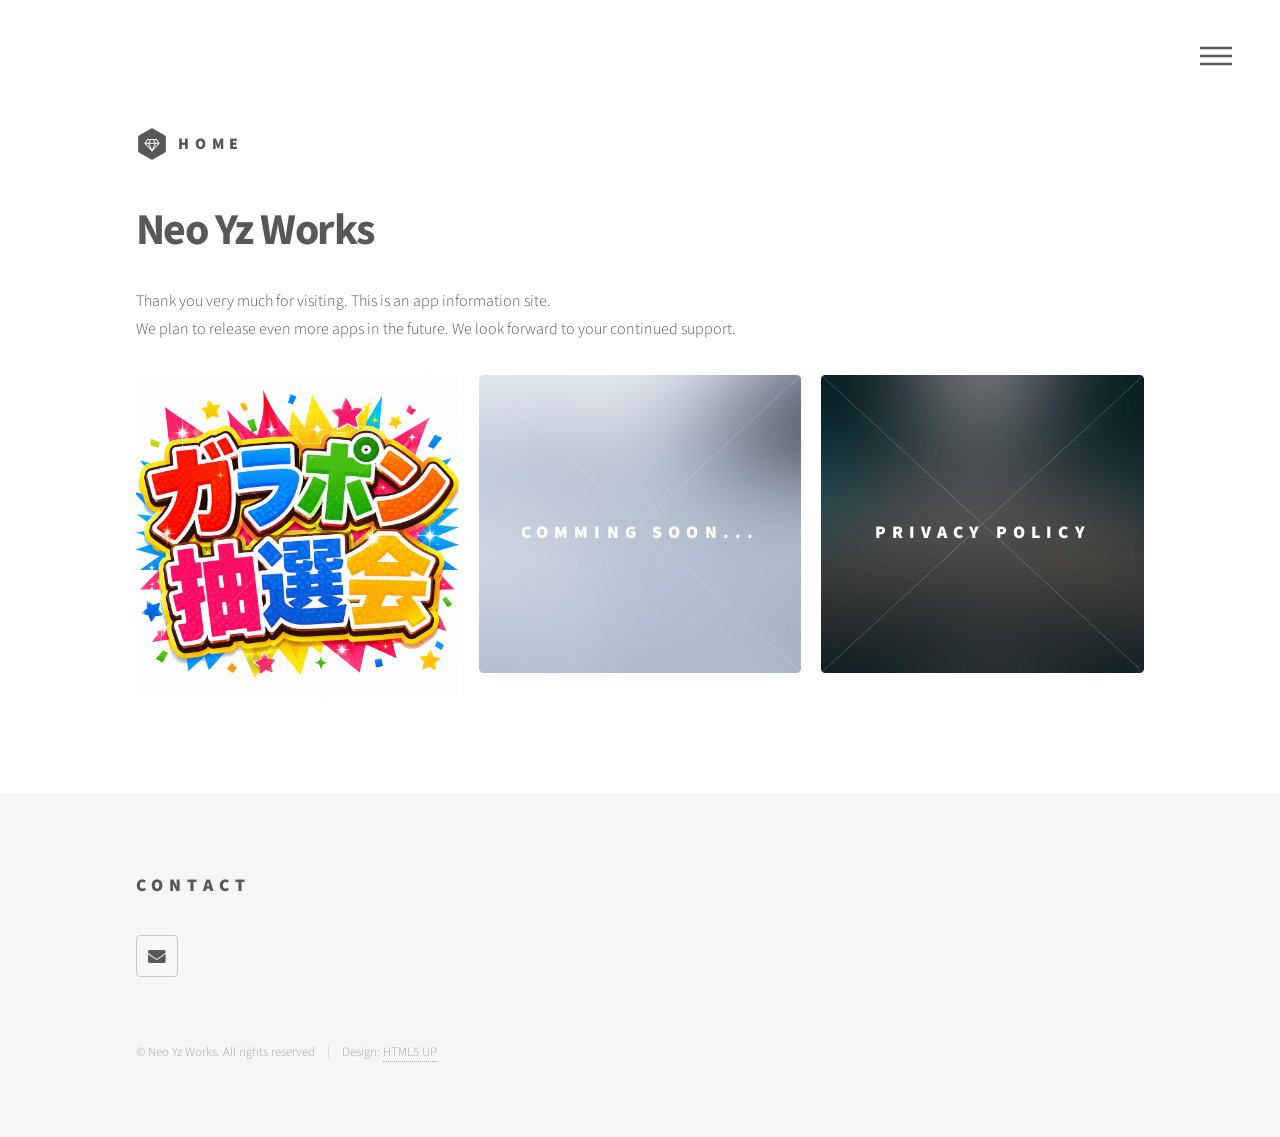
<file: index.html>
<!DOCTYPE HTML>
<html>
	<head>
		<title>Neo Yz Works</title>
		<meta charset="utf-8" />
		<meta name="viewport" content="width=device-width, initial-scale=1, user-scalable=no" />
		<link rel="stylesheet" href="assets/css/main.css" />
		<noscript><link rel="stylesheet" href="assets/css/noscript.css" /></noscript>
	</head>
	<body class="is-preload">
		<!-- Wrapper -->
		<div id="wrapper">
			<!-- Header -->
			<header id="header">
				<div class="inner">
					<!-- Logo -->
					<a href="index.html" class="logo">
						<span class="symbol"><img src="images/logo.svg" alt="" /></span><span class="title">Home</span>
					</a>
					<!-- Nav -->
					<nav>
						<ul>
							<li><a href="#menu">Menu</a></li>
						</ul>
					</nav>
				</div>
			</header>
			<!-- Menu -->
			<nav id="menu">
				<h2>Menu</h2>
				<ul>
					<li><a href="index.html">Home</a></li>
					<li><a href="html/garagara_machine.html">ガラポン抽選会</a></li>
					<li><a href="html/privacy_policy.html">Privacy policy</a></li>
				</ul>
			</nav>
			<!-- Main -->
			<div id="main">
				<div class="inner">
					<header>
						<h1>Neo Yz Works</h1>
						<p>Thank you very much for visiting. This is an app information site.<br>We plan to release even more apps in the future. We look forward to your continued support.</p>
					</header>
					<section class="tiles">
						<article class="">
							<span class="image">
								<img src="images/iconImage.png" alt="" />
							</span>
							<a href="html/garagara_machine.html">
								<!-- <h2>ガラポン抽選会</h2>
								<div class="content">
									<p>イベント、展示会、店舗キャンペーン、社内レクリエーションなど、さまざまなシーンで活用できます。賞品名や当選本数を自由に設定できるため、用途に合わせたオリジナル抽選会を簡単に作成可能です。手軽に盛り上がる抽選イベントを実現したい方におすすめのアプリです。</p>
								</div> -->
							</a>
						</article>
						<article class="">
							<span class="image">
								<img src="images/pic05.jpg" alt="" />
							</span>
							<a href="#">
								<h2>Comming Soon...</h2>
								<div class="content">
									<p>Please wait a moment.</p>
								</div>
							</a>
						</article>
						<article class="">
							<span class="image">
								<img src="images/pic03.jpg" alt="" />
							</span>
							<a href="html/privacy_policy.html">
								<h2>Privacy policy</h2>
								<div class="content">
									
								</div>
							</a>
						</article>
					</section>
				</div>
			</div>
			<!-- Footer -->
			<footer id="footer">
				<div class="inner">
					<section>
						<h2>Contact</h2>
						<ul class="icons">
							<!-- <li><a href="#" class="icon brands style2 fa-twitter"><span class="label">Twitter</span></a></li> -->
							<!-- <li><a href="#" class="icon brands style2 fa-facebook-f"><span class="label">Facebook</span></a></li> -->
							<!-- <li><a href="#" class="icon brands style2 fa-instagram"><span class="label">Instagram</span></a></li> -->
							<!-- <li><a href="#" class="icon brands style2 fa-dribbble"><span class="label">Dribbble</span></a></li> -->
							<!-- <li><a href="#" class="icon brands style2 fa-github"><span class="label">GitHub</span></a></li> -->
							<!-- <li><a href="#" class="icon brands style2 fa-500px"><span class="label">500px</span></a></li> -->
							<!-- <li><a href="#" class="icon solid style2 fa-phone"><span class="label">Phone</span></a></li> -->
							<li><a href="mailto:neoyzworks@gmail.com" class="icon solid style2 fa-envelope"><span class="label">Email</span></a></li>
						</ul>
					</section>
					<ul class="copyright">
						<li>&copy; Neo Yz Works. All rights reserved</li><li>Design: <a href="http://html5up.net">HTML5 UP</a></li>
					</ul>
				</div>
			</footer>
		</div>
		<!-- Scripts -->
		<script src="assets/js/jquery.min.js"></script>
		<script src="assets/js/browser.min.js"></script>
		<script src="assets/js/breakpoints.min.js"></script>
		<script src="assets/js/util.js"></script>
		<script src="assets/js/main.js"></script>
	</body>
</html>
</file>
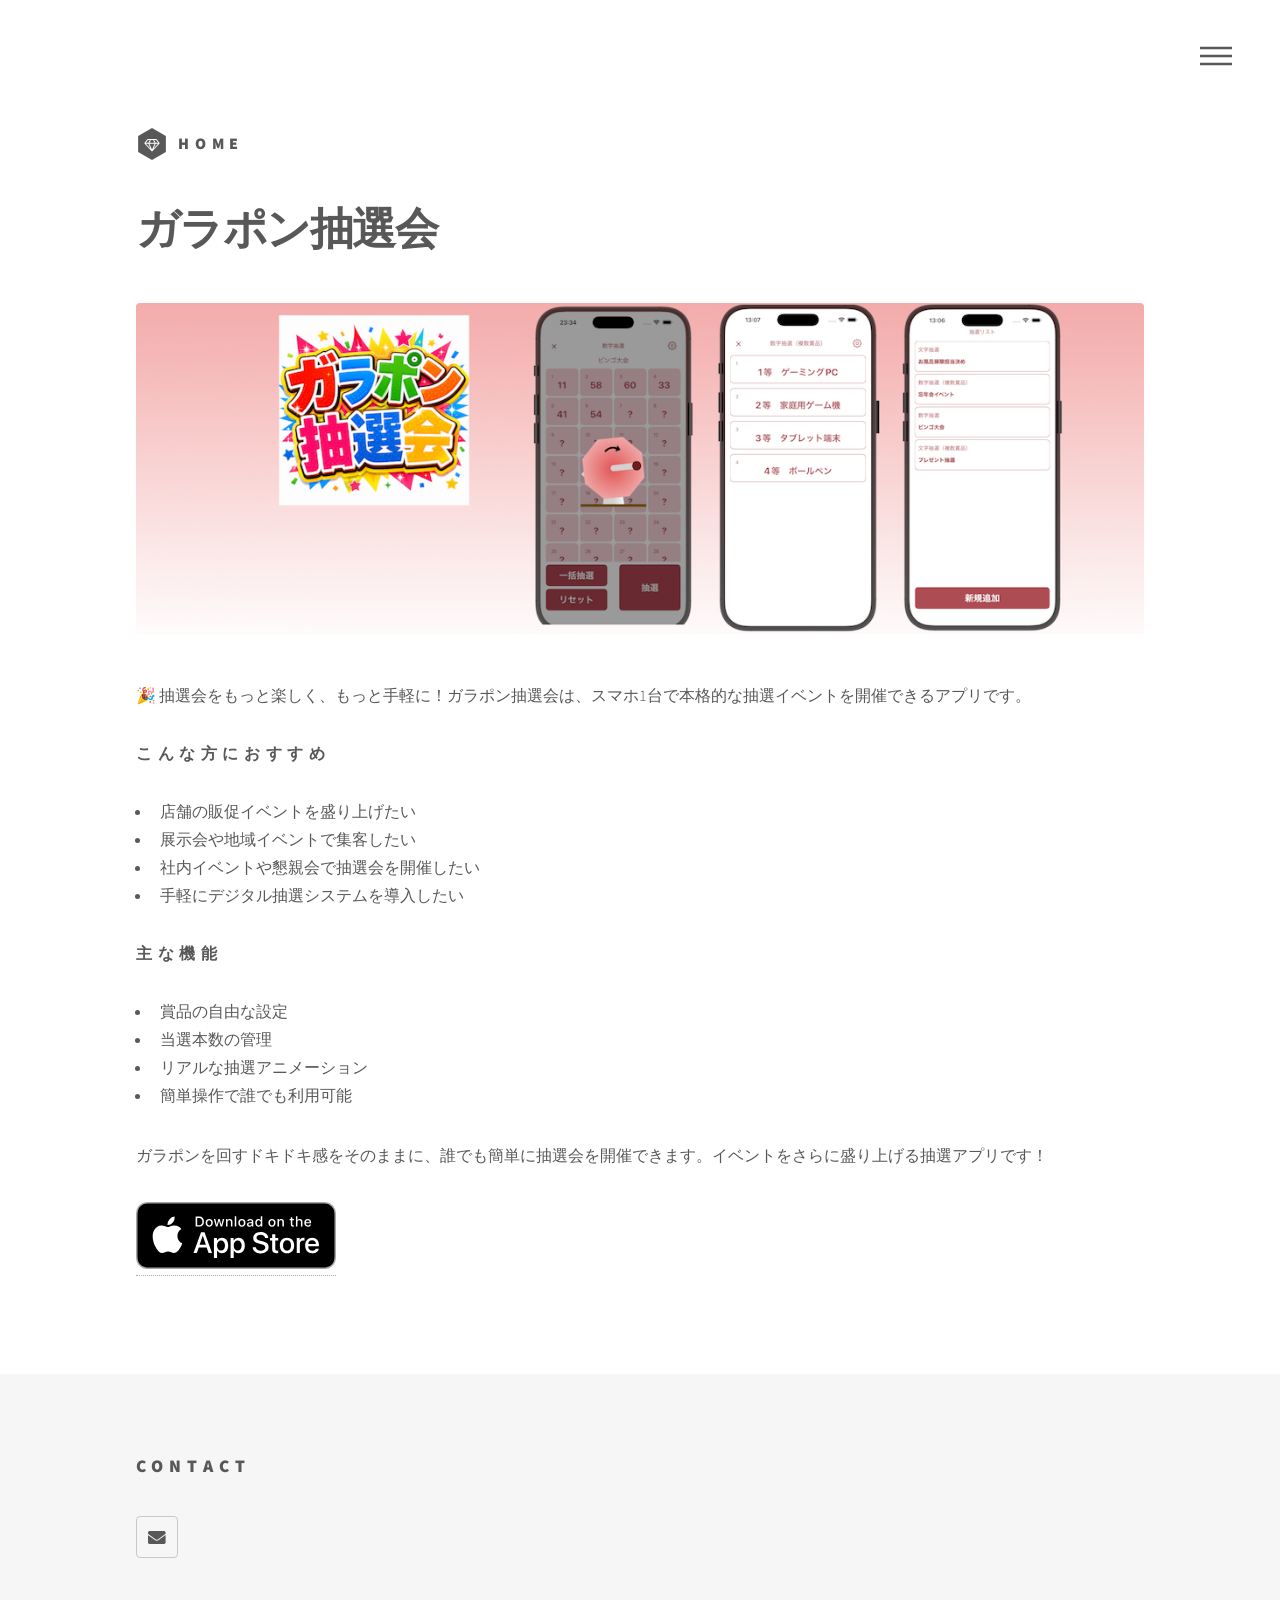
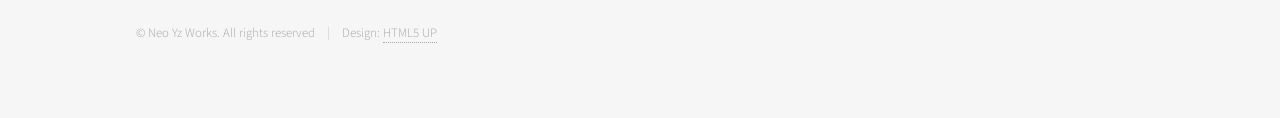
<file: html/garagara_machine.html>
<!DOCTYPE HTML>
<html>
	<head>
		<title>Neo Yz Works</title>
		<meta charset="utf-8" />
		<meta name="viewport" content="width=device-width, initial-scale=1, user-scalable=no" />
		<link rel="stylesheet" href="../assets/css/main.css" />
		<link rel="stylesheet" href="../assets/css/common.css" />
		<noscript><link rel="stylesheet" href="../assets/css/noscript.css" /></noscript>
	</head>
	<body class="is-preload">
		<!-- Wrapper -->
		<div id="wrapper">
			<!-- Header -->
			<header id="header">
				<div class="inner">
					<!-- Logo -->
					<a href="../index.html" class="logo">
						<span class="symbol"><img src="../images/logo.svg" alt="" /></span><span class="title">Home</span>
					</a>
					<!-- Nav -->
					<nav>
						<ul>
							<li><a href="#menu">Menu</a></li>
						</ul>
					</nav>
				</div>
			</header>
			<!-- Menu -->
			<nav id="menu">
				<h2>Menu</h2>
				<ul>
					<li><a href="../index.html">Home</a></li>
					<li><a href="garagara_machine.html">ガラポン抽選会</a></li>
					<li><a href="privacy_policy.html">Privacy policy</a></li>
				</ul>
			</nav>
			<!-- Main -->
			<div id="main">
				<div class="inner">
					<h1>ガラポン抽選会</h1>
					<span class="image main"><img src="../images/header.png" alt="" /></span>
					<p>🎉 抽選会をもっと楽しく、もっと手軽に！ガラポン抽選会は、スマホ1台で本格的な抽選イベントを開催できるアプリです。</p>
					<h3>こんな方におすすめ</h3>
					<ul>
						<li>店舗の販促イベントを盛り上げたい</li>
						<li>展示会や地域イベントで集客したい</li>
						<li>社内イベントや懇親会で抽選会を開催したい</li>
						<li>手軽にデジタル抽選システムを導入したい</li>
					</ul>
					<h3>主な機能</h3>
					<ul>
						<li>賞品の自由な設定</li>
						<li>当選本数の管理</li>
						<li>リアルな抽選アニメーション</li>
						<li>簡単操作で誰でも利用可能</li>
					</ul>
					<p>ガラポンを回すドキドキ感をそのままに、誰でも簡単に抽選会を開催できます。イベントをさらに盛り上げる抽選アプリです！</p>
					<a href="https://apps.apple.com/jp/app/ガラポン抽選会/id6780737810">
						<img src="../images/Download_on_the_App_Store_Badge_US-UK_RGB_blk_092917.svg" class="svg-image">
					</a>
				</div>
			</div>
			<!-- Footer -->
			<footer id="footer">
				<div class="inner">
					<section>
						<h2>Contact</h2>
						<ul class="icons">
							<!-- <li><a href="#" class="icon brands style2 fa-twitter"><span class="label">Twitter</span></a></li> -->
							<!-- <li><a href="#" class="icon brands style2 fa-facebook-f"><span class="label">Facebook</span></a></li> -->
							<!-- <li><a href="#" class="icon brands style2 fa-instagram"><span class="label">Instagram</span></a></li> -->
							<!-- <li><a href="#" class="icon brands style2 fa-dribbble"><span class="label">Dribbble</span></a></li> -->
							<!-- <li><a href="#" class="icon brands style2 fa-github"><span class="label">GitHub</span></a></li> -->
							<!-- <li><a href="#" class="icon brands style2 fa-500px"><span class="label">500px</span></a></li> -->
							<!-- <li><a href="#" class="icon solid style2 fa-phone"><span class="label">Phone</span></a></li> -->
							<li><a href="mailto:neoyzworks@gmail.com" class="icon solid style2 fa-envelope"><span class="label">Email</span></a></li>
						</ul>
					</section>
					<ul class="copyright">
						<li>&copy; Neo Yz Works. All rights reserved</li><li>Design: <a href="http://html5up.net">HTML5 UP</a></li>
					</ul>
				</div>
			</footer>
		</div>
		<!-- Scripts -->
		<script src="../assets/js/jquery.min.js"></script>
		<script src="../assets/js/browser.min.js"></script>
		<script src="../assets/js/breakpoints.min.js"></script>
		<script src="../assets/js/util.js"></script>
		<script src="../assets/js/main.js"></script>
	</body>
</html>
</file>
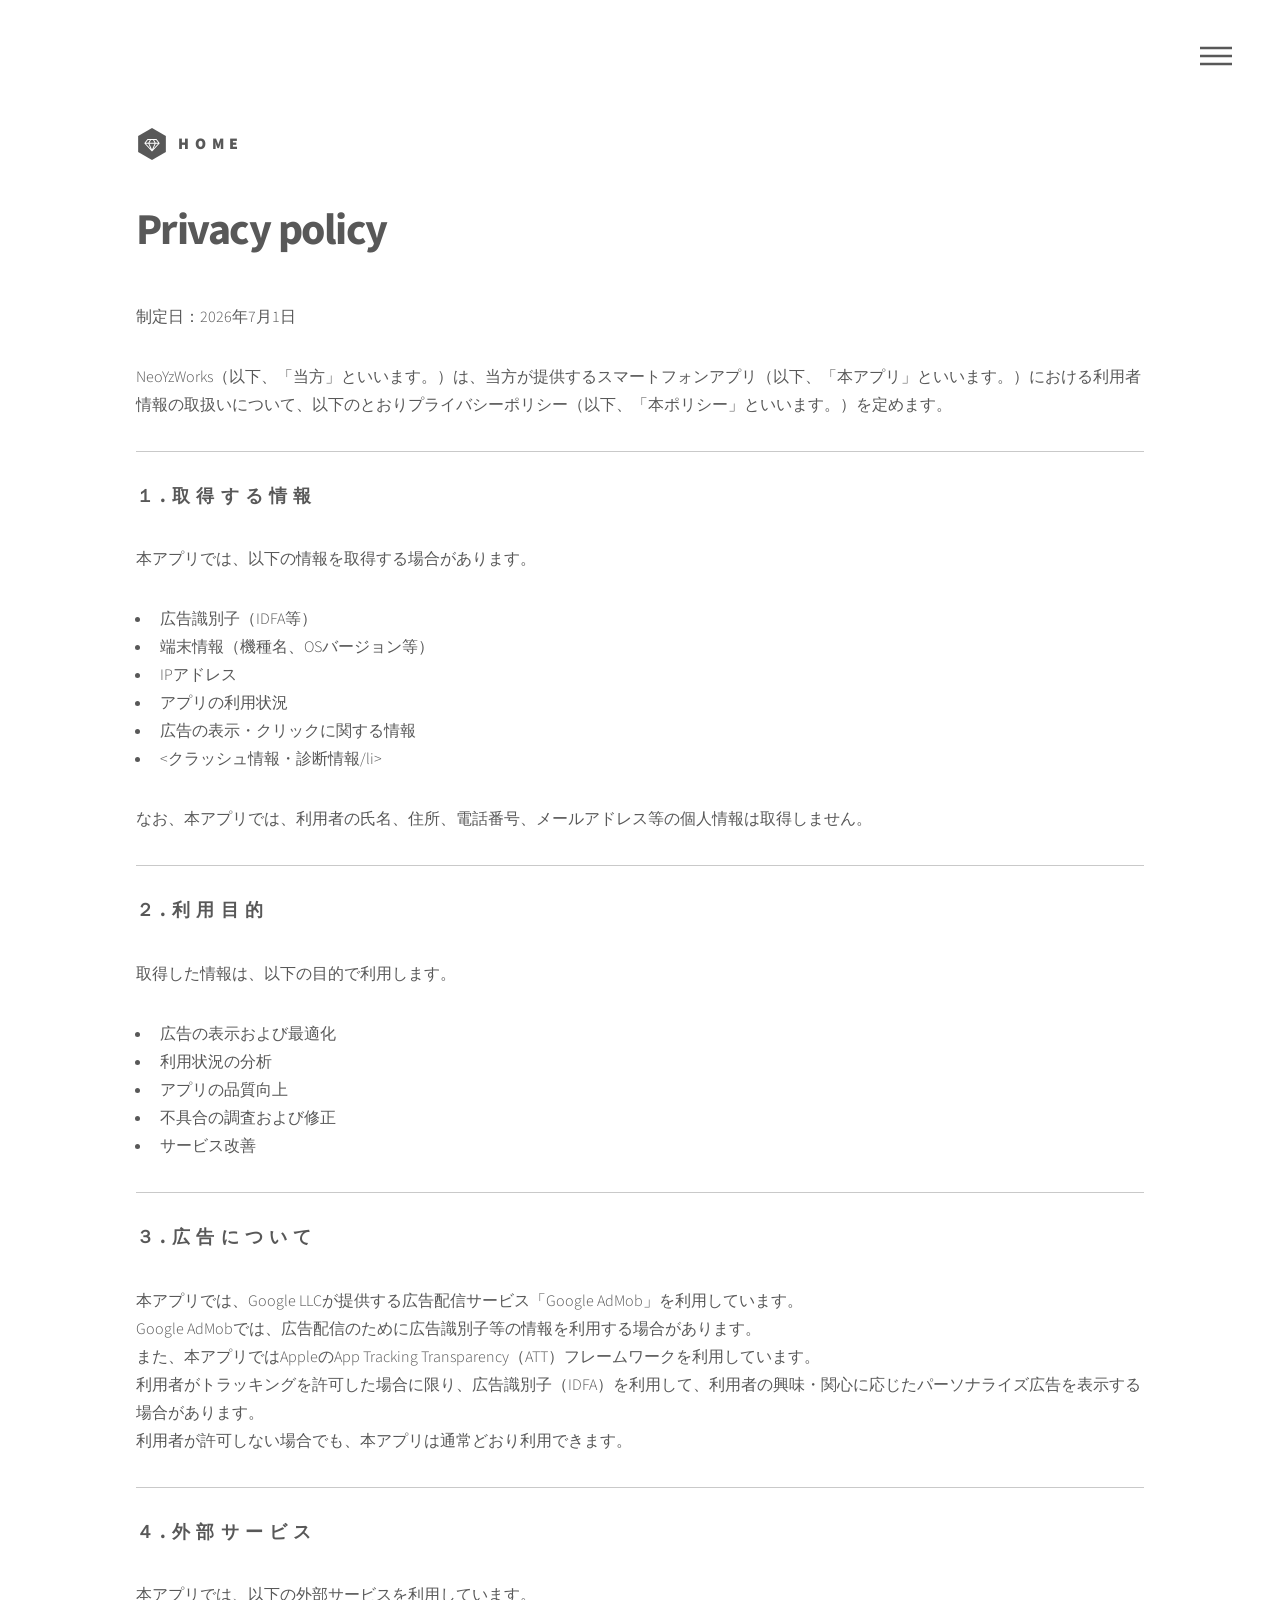
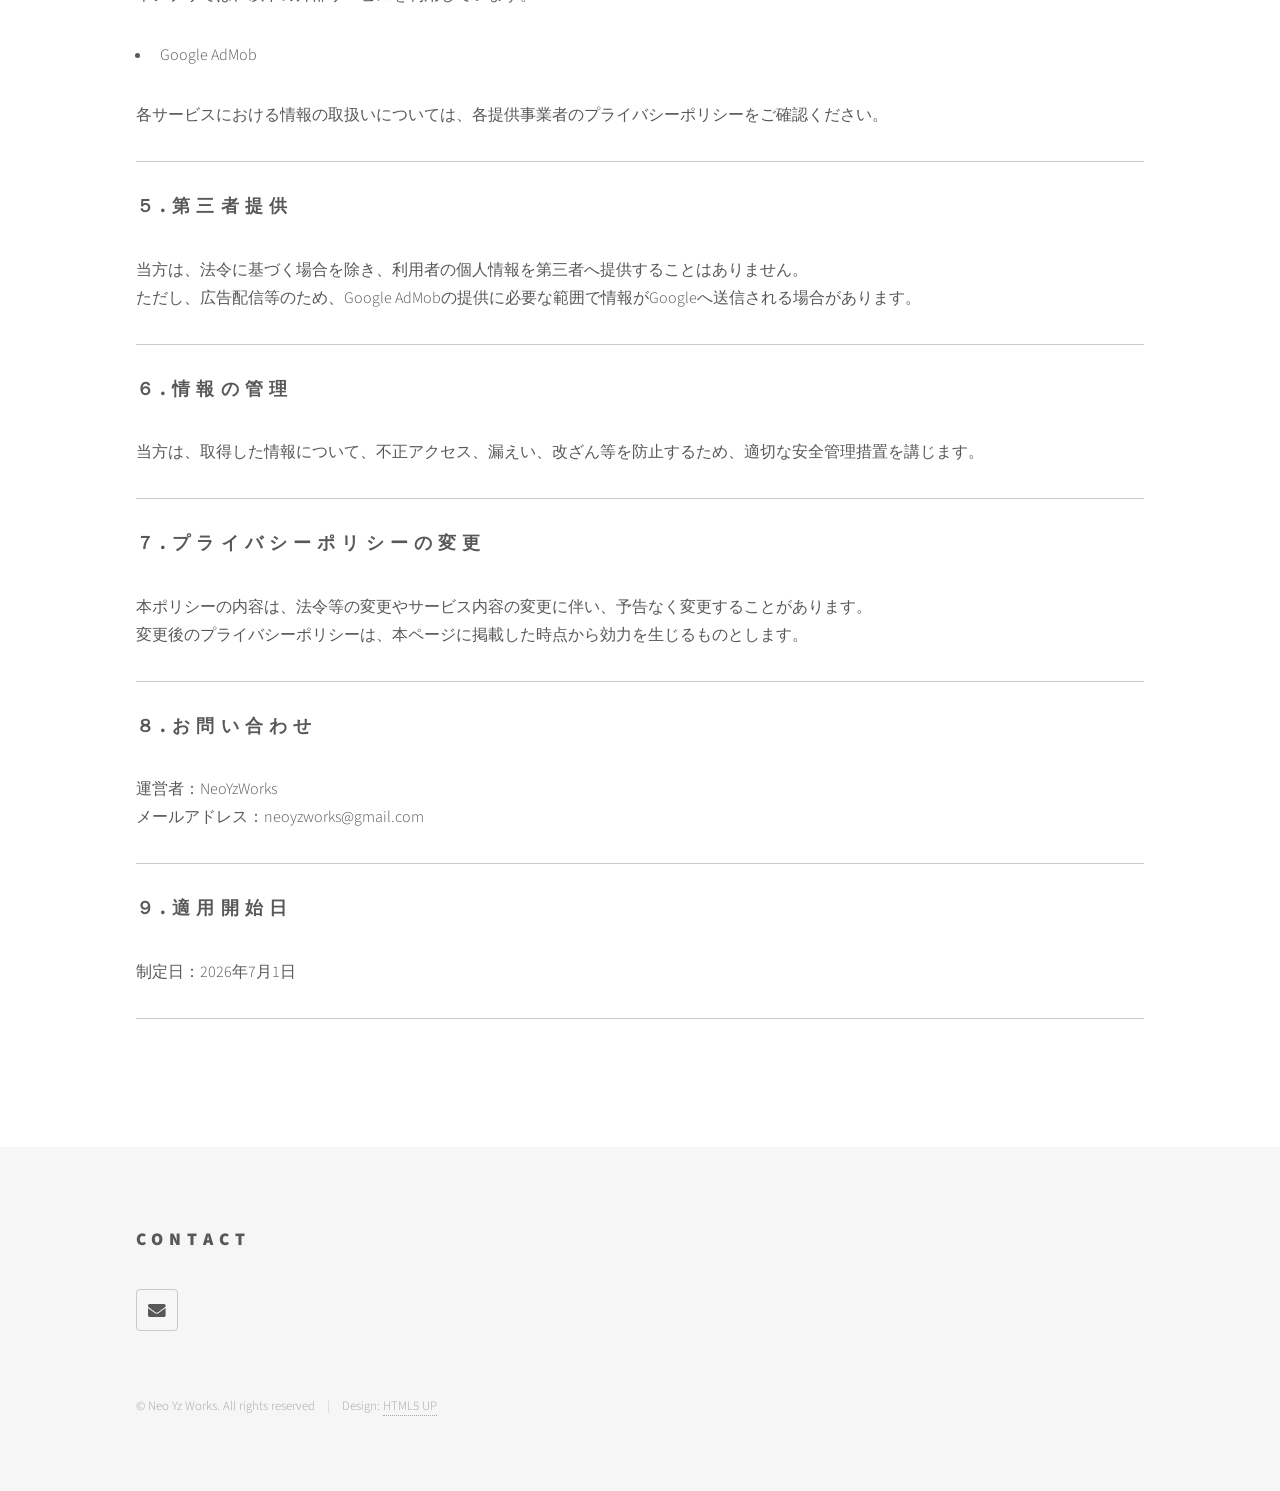
<file: html/privacy_policy.html>
<!DOCTYPE HTML>
<html>
	<head>
		<title>Neo Yz Works</title>
		<meta charset="utf-8" />
		<meta name="viewport" content="width=device-width, initial-scale=1, user-scalable=no" />
		<link rel="stylesheet" href="../assets/css/main.css" />
		<noscript><link rel="stylesheet" href="../assets/css/noscript.css" /></noscript>
	</head>
	<body class="is-preload">
		<!-- Wrapper -->
		<div id="wrapper">
			<!-- Header -->
			<header id="header">
				<div class="inner">
					<!-- Logo -->
					<a href="../index.html" class="logo">
						<span class="symbol"><img src="../images/logo.svg" alt="" /></span><span class="title">Home</span>
					</a>
					<!-- Nav -->
					<nav>
						<ul>
							<li><a href="#menu">Menu</a></li>
						</ul>
					</nav>
				</div>
			</header>
			<!-- Menu -->
			<nav id="menu">
				<h2>Menu</h2>
				<ul>
					<li><a href="../index.html">Home</a></li>
					<li><a href="garagara_machine.html">ガラポン抽選会</a></li>
					<li><a href="privacy_policy.html">Privacy policy</a></li>
				</ul>
			</nav>
			<!-- Main -->
			<div id="main">
				<div class="inner">
					<h1>Privacy policy</h1>
					<section>
						<p>制定日：2026年7月1日</p>
						<p>NeoYzWorks（以下、「当方」といいます。）は、当方が提供するスマートフォンアプリ（以下、「本アプリ」といいます。）における利用者情報の取扱いについて、以下のとおりプライバシーポリシー（以下、「本ポリシー」といいます。）を定めます。</p>
						<hr />
					</section>
					<section>
						<h2>１.取得する情報</h2>
						<p>本アプリでは、以下の情報を取得する場合があります。</p>
						<ul>
							<li>広告識別子（IDFA等）</li>
							<li>端末情報（機種名、OSバージョン等）</li>
							<li>IPアドレス</li>
							<li>アプリの利用状況</li>
							<li>広告の表示・クリックに関する情報</li>
							<li><クラッシュ情報・診断情報/li>
						</ul>
						<p>なお、本アプリでは、利用者の氏名、住所、電話番号、メールアドレス等の個人情報は取得しません。</p>
						<hr />
					</section>
					<section>
						<h2>２.利用目的</h2>
						<p>取得した情報は、以下の目的で利用します。</p>
						<ul>
							<li>広告の表示および最適化</li>
							<li>利用状況の分析</li>
							<li>アプリの品質向上</li>
							<li>不具合の調査および修正</li>
							<li>サービス改善</li>
						</ul>
						<hr />
					</section>
					<section>
						<h2>３.広告について</h2>
						<p>本アプリでは、Google LLCが提供する広告配信サービス「Google AdMob」を利用しています。<br>
							Google AdMobでは、広告配信のために広告識別子等の情報を利用する場合があります。<br>
							また、本アプリではAppleのApp Tracking Transparency（ATT）フレームワークを利用しています。<br>
							利用者がトラッキングを許可した場合に限り、広告識別子（IDFA）を利用して、利用者の興味・関心に応じたパーソナライズ広告を表示する場合があります。<br>
							利用者が許可しない場合でも、本アプリは通常どおり利用できます。
						</p>
						<hr />
					</section>
					<section>
						<h2>４.外部サービス</h2>
						<p>本アプリでは、以下の外部サービスを利用しています。</p>
						<ul>
							<li>Google AdMob</li>
						</ul>
						<p>各サービスにおける情報の取扱いについては、各提供事業者のプライバシーポリシーをご確認ください。</p>
						<hr />
					</section>
					<section>
						<h2>５.第三者提供</h2>
						<p>当方は、法令に基づく場合を除き、利用者の個人情報を第三者へ提供することはありません。<br>
							ただし、広告配信等のため、Google AdMobの提供に必要な範囲で情報がGoogleへ送信される場合があります。
						</p>
						<hr />
					</section>
					<section>
						<h2>６.情報の管理</h2>
						<p>当方は、取得した情報について、不正アクセス、漏えい、改ざん等を防止するため、適切な安全管理措置を講じます。</p>
						<hr />
					</section>
					<section>
						<h2>７.プライバシーポリシーの変更</h2>
						<p>本ポリシーの内容は、法令等の変更やサービス内容の変更に伴い、予告なく変更することがあります。<br>
							変更後のプライバシーポリシーは、本ページに掲載した時点から効力を生じるものとします。
						</p>
						<hr />
					</section>
					<section>
						<h2>８.お問い合わせ</h2>
						<p>運営者：NeoYzWorks<br>
							メールアドレス：neoyzworks@gmail.com
						</p>
						<hr />
					</section>
					<section>
						<h2>９.適用開始日</h2>
						<p>制定日：2026年7月1日</p>
						<hr />
					</section>
				</div>
			</div>
			<!-- Footer -->
			<footer id="footer">
				<div class="inner">
					<section>
						<h2>Contact</h2>
						<ul class="icons">
							<!-- <li><a href="#" class="icon brands style2 fa-twitter"><span class="label">Twitter</span></a></li> -->
							<!-- <li><a href="#" class="icon brands style2 fa-facebook-f"><span class="label">Facebook</span></a></li> -->
							<!-- <li><a href="#" class="icon brands style2 fa-instagram"><span class="label">Instagram</span></a></li> -->
							<!-- <li><a href="#" class="icon brands style2 fa-dribbble"><span class="label">Dribbble</span></a></li> -->
							<!-- <li><a href="#" class="icon brands style2 fa-github"><span class="label">GitHub</span></a></li> -->
							<!-- <li><a href="#" class="icon brands style2 fa-500px"><span class="label">500px</span></a></li> -->
							<!-- <li><a href="#" class="icon solid style2 fa-phone"><span class="label">Phone</span></a></li> -->
							<li><a href="mailto:neoyzworks@gmail.com" class="icon solid style2 fa-envelope"><span class="label">Email</span></a></li>
						</ul>
					</section>
					<ul class="copyright">
						<li>&copy; Neo Yz Works. All rights reserved</li><li>Design: <a href="http://html5up.net">HTML5 UP</a></li>
					</ul>
				</div>
			</footer>
		</div>
		<!-- Scripts -->
		<script src="../assets/js/jquery.min.js"></script>
		<script src="../assets/js/browser.min.js"></script>
		<script src="../assets/js/breakpoints.min.js"></script>
		<script src="../assets/js/util.js"></script>
		<script src="../assets/js/main.js"></script>
	</body>
</html>
</file>
<file: assets/css/noscript.css>
/*
	Phantom by HTML5 UP
	html5up.net | @ajlkn
	Free for personal and commercial use under the CCA 3.0 license (html5up.net/license)
*/

/* Tiles */

	body.is-preload .tiles article {
		-moz-transform: none;
		-webkit-transform: none;
		-ms-transform: none;
		transform: none;
		opacity: 1;
	}
</file>
<file: assets/css/common.css>
.svg-image {
    width: 100%;
    max-width: 200px;
    height: auto;
}
</file>
<file: assets/css/main.css>
@import url(fontawesome-all.min.css);
@import url("https://fonts.googleapis.com/css?family=Source+Sans+Pro:300,700,900");

/*
	Phantom by HTML5 UP
	html5up.net | @ajlkn
	Free for personal and commercial use under the CCA 3.0 license (html5up.net/license)
*/

html, body, div, span, applet, object,
iframe, h1, h2, h3, h4, h5, h6, p, blockquote,
pre, a, abbr, acronym, address, big, cite,
code, del, dfn, em, img, ins, kbd, q, s, samp,
small, strike, strong, sub, sup, tt, var, b,
u, i, center, dl, dt, dd, ol, ul, li, fieldset,
form, label, legend, table, caption, tbody,
tfoot, thead, tr, th, td, article, aside,
canvas, details, embed, figure, figcaption,
footer, header, hgroup, menu, nav, output, ruby,
section, summary, time, mark, audio, video {
	margin: 0;
	padding: 0;
	border: 0;
	font-size: 100%;
	font: inherit;
	vertical-align: baseline;}

article, aside, details, figcaption, figure,
footer, header, hgroup, menu, nav, section {
	display: block;}

body {
	line-height: 1;
}

ol, ul {
	list-style: none;
}

blockquote, q {
	quotes: none;
}

	blockquote:before, blockquote:after, q:before, q:after {
		content: '';
		content: none;
	}

table {
	border-collapse: collapse;
	border-spacing: 0;
}

body {
	-webkit-text-size-adjust: none;
}

mark {
	background-color: transparent;
	color: inherit;
}

input::-moz-focus-inner {
	border: 0;
	padding: 0;
}

input, select, textarea {
	-moz-appearance: none;
	-webkit-appearance: none;
	-ms-appearance: none;
	appearance: none;
}

/* Basic */

	@-ms-viewport {
		width: device-width;
	}

	body {
		-ms-overflow-style: scrollbar;
	}

	@media screen and (max-width: 480px) {

		html, body {
			min-width: 320px;
		}

	}

	html {
		box-sizing: border-box;
	}

	*, *:before, *:after {
		box-sizing: inherit;
	}

	body {
		background: #ffffff;
	}

		body.is-preload *, body.is-preload *:before, body.is-preload *:after {
			-moz-animation: none !important;
			-webkit-animation: none !important;
			-ms-animation: none !important;
			animation: none !important;
			-moz-transition: none !important;
			-webkit-transition: none !important;
			-ms-transition: none !important;
			transition: none !important;
		}

/* Type */

	body, input, select, textarea {
		color: #585858;
		font-family: "Source Sans Pro", Helvetica, sans-serif;
		font-size: 16pt;
		font-weight: 300;
		line-height: 1.75;
	}

		@media screen and (max-width: 1680px) {

			body, input, select, textarea {
				font-size: 14pt;
			}

		}

		@media screen and (max-width: 1280px) {

			body, input, select, textarea {
				font-size: 12pt;
			}

		}

	a {
		-moz-transition: border-bottom-color 0.2s ease, color 0.2s ease;
		-webkit-transition: border-bottom-color 0.2s ease, color 0.2s ease;
		-ms-transition: border-bottom-color 0.2s ease, color 0.2s ease;
		transition: border-bottom-color 0.2s ease, color 0.2s ease;
		text-decoration: none;
		color: #585858;
		border-bottom: dotted 1px rgba(88, 88, 88, 0.5);
	}

		a:hover {
			border-bottom-color: transparent;
			color: #f2849e !important;
		}

	strong, b {
		font-weight: 900;
	}

	em, i {
		font-style: italic;
	}

	p {
		margin: 0 0 2em 0;
	}

	h1 {
		font-size: 2.75em;
		font-weight: 700;
		line-height: 1.3;
		margin: 0 0 1em 0;
		letter-spacing: -0.035em;
	}

		h1 a {
			color: inherit;
		}

		@media screen and (max-width: 736px) {

			h1 {
				font-size: 2em;
				margin: 0 0 1em 0;
			}

		}

		@media screen and (max-width: 360px) {

			h1 {
				font-size: 1.75em;
			}

		}

	h2, h3, h4, h5, h6 {
		font-weight: 900;
		line-height: 1.5;
		margin: 0 0 2em 0;
		text-transform: uppercase;
		letter-spacing: 0.35em;
	}

		h2 a, h3 a, h4 a, h5 a, h6 a {
			color: inherit;
		}

	h2 {
		font-size: 1.1em;
	}

	h3 {
		font-size: 1em;
	}

	h4 {
		font-size: 0.8em;
	}

	h5 {
		font-size: 0.8em;
	}

	h6 {
		font-size: 0.8em;
	}

	@media screen and (max-width: 980px) {

		h1 br, h2 br, h3 br, h4 br, h5 br, h6 br {
			display: none;
		}

	}

	@media screen and (max-width: 736px) {

		h2 {
			font-size: 1em;
		}

		h3 {
			font-size: 0.8em;
		}

	}

	sub {
		font-size: 0.8em;
		position: relative;
		top: 0.5em;
	}

	sup {
		font-size: 0.8em;
		position: relative;
		top: -0.5em;
	}

	blockquote {
		border-left: solid 4px #c9c9c9;
		font-style: italic;
		margin: 0 0 2em 0;
		padding: 0.5em 0 0.5em 2em;
	}

	code {
		background: rgba(144, 144, 144, 0.075);
		border-radius: 4px;
		border: solid 1px #c9c9c9;
		font-family: "Courier New", monospace;
		font-size: 0.9em;
		margin: 0 0.25em;
		padding: 0.25em 0.65em;
	}

	pre {
		-webkit-overflow-scrolling: touch;
		font-family: "Courier New", monospace;
		font-size: 0.9em;
		margin: 0 0 2em 0;
	}

		pre code {
			display: block;
			line-height: 1.75;
			padding: 1em 1.5em;
			overflow-x: auto;
		}

	hr {
		border: 0;
		border-bottom: solid 1px #c9c9c9;
		margin: 2em 0;
	}

		hr.major {
			margin: 3em 0;
		}

	.align-left {
		text-align: left;
	}

	.align-center {
		text-align: center;
	}

	.align-right {
		text-align: right;
	}

/* Row */

	.row {
		display: flex;
		flex-wrap: wrap;
		box-sizing: border-box;
		align-items: stretch;
	}

		.row > * {
			box-sizing: border-box;
		}

		.row.gtr-uniform > * > :last-child {
			margin-bottom: 0;
		}

		.row.aln-left {
			justify-content: flex-start;
		}

		.row.aln-center {
			justify-content: center;
		}

		.row.aln-right {
			justify-content: flex-end;
		}

		.row.aln-top {
			align-items: flex-start;
		}

		.row.aln-middle {
			align-items: center;
		}

		.row.aln-bottom {
			align-items: flex-end;
		}

		.row > .imp {
			order: -1;
		}

		.row > .col-1 {
			width: 8.33333%;
		}

		.row > .off-1 {
			margin-left: 8.33333%;
		}

		.row > .col-2 {
			width: 16.66667%;
		}

		.row > .off-2 {
			margin-left: 16.66667%;
		}

		.row > .col-3 {
			width: 25%;
		}

		.row > .off-3 {
			margin-left: 25%;
		}

		.row > .col-4 {
			width: 33.33333%;
		}

		.row > .off-4 {
			margin-left: 33.33333%;
		}

		.row > .col-5 {
			width: 41.66667%;
		}

		.row > .off-5 {
			margin-left: 41.66667%;
		}

		.row > .col-6 {
			width: 50%;
		}

		.row > .off-6 {
			margin-left: 50%;
		}

		.row > .col-7 {
			width: 58.33333%;
		}

		.row > .off-7 {
			margin-left: 58.33333%;
		}

		.row > .col-8 {
			width: 66.66667%;
		}

		.row > .off-8 {
			margin-left: 66.66667%;
		}

		.row > .col-9 {
			width: 75%;
		}

		.row > .off-9 {
			margin-left: 75%;
		}

		.row > .col-10 {
			width: 83.33333%;
		}

		.row > .off-10 {
			margin-left: 83.33333%;
		}

		.row > .col-11 {
			width: 91.66667%;
		}

		.row > .off-11 {
			margin-left: 91.66667%;
		}

		.row > .col-12 {
			width: 100%;
		}

		.row > .off-12 {
			margin-left: 100%;
		}

		.row.gtr-0 {
			margin-top: 0;
			margin-left: 0em;
		}

			.row.gtr-0 > * {
				padding: 0 0 0 0em;
			}

			.row.gtr-0.gtr-uniform {
				margin-top: 0em;
			}

				.row.gtr-0.gtr-uniform > * {
					padding-top: 0em;
				}

		.row.gtr-25 {
			margin-top: 0;
			margin-left: -0.5em;
		}

			.row.gtr-25 > * {
				padding: 0 0 0 0.5em;
			}

			.row.gtr-25.gtr-uniform {
				margin-top: -0.5em;
			}

				.row.gtr-25.gtr-uniform > * {
					padding-top: 0.5em;
				}

		.row.gtr-50 {
			margin-top: 0;
			margin-left: -1em;
		}

			.row.gtr-50 > * {
				padding: 0 0 0 1em;
			}

			.row.gtr-50.gtr-uniform {
				margin-top: -1em;
			}

				.row.gtr-50.gtr-uniform > * {
					padding-top: 1em;
				}

		.row {
			margin-top: 0;
			margin-left: -2em;
		}

			.row > * {
				padding: 0 0 0 2em;
			}

			.row.gtr-uniform {
				margin-top: -2em;
			}

				.row.gtr-uniform > * {
					padding-top: 2em;
				}

		.row.gtr-150 {
			margin-top: 0;
			margin-left: -3em;
		}

			.row.gtr-150 > * {
				padding: 0 0 0 3em;
			}

			.row.gtr-150.gtr-uniform {
				margin-top: -3em;
			}

				.row.gtr-150.gtr-uniform > * {
					padding-top: 3em;
				}

		.row.gtr-200 {
			margin-top: 0;
			margin-left: -4em;
		}

			.row.gtr-200 > * {
				padding: 0 0 0 4em;
			}

			.row.gtr-200.gtr-uniform {
				margin-top: -4em;
			}

				.row.gtr-200.gtr-uniform > * {
					padding-top: 4em;
				}

		@media screen and (max-width: 1680px) {

			.row {
				display: flex;
				flex-wrap: wrap;
				box-sizing: border-box;
				align-items: stretch;
			}

				.row > * {
					box-sizing: border-box;
				}

				.row.gtr-uniform > * > :last-child {
					margin-bottom: 0;
				}

				.row.aln-left {
					justify-content: flex-start;
				}

				.row.aln-center {
					justify-content: center;
				}

				.row.aln-right {
					justify-content: flex-end;
				}

				.row.aln-top {
					align-items: flex-start;
				}

				.row.aln-middle {
					align-items: center;
				}

				.row.aln-bottom {
					align-items: flex-end;
				}

				.row > .imp-xlarge {
					order: -1;
				}

				.row > .col-1-xlarge {
					width: 8.33333%;
				}

				.row > .off-1-xlarge {
					margin-left: 8.33333%;
				}

				.row > .col-2-xlarge {
					width: 16.66667%;
				}

				.row > .off-2-xlarge {
					margin-left: 16.66667%;
				}

				.row > .col-3-xlarge {
					width: 25%;
				}

				.row > .off-3-xlarge {
					margin-left: 25%;
				}

				.row > .col-4-xlarge {
					width: 33.33333%;
				}

				.row > .off-4-xlarge {
					margin-left: 33.33333%;
				}

				.row > .col-5-xlarge {
					width: 41.66667%;
				}

				.row > .off-5-xlarge {
					margin-left: 41.66667%;
				}

				.row > .col-6-xlarge {
					width: 50%;
				}

				.row > .off-6-xlarge {
					margin-left: 50%;
				}

				.row > .col-7-xlarge {
					width: 58.33333%;
				}

				.row > .off-7-xlarge {
					margin-left: 58.33333%;
				}

				.row > .col-8-xlarge {
					width: 66.66667%;
				}

				.row > .off-8-xlarge {
					margin-left: 66.66667%;
				}

				.row > .col-9-xlarge {
					width: 75%;
				}

				.row > .off-9-xlarge {
					margin-left: 75%;
				}

				.row > .col-10-xlarge {
					width: 83.33333%;
				}

				.row > .off-10-xlarge {
					margin-left: 83.33333%;
				}

				.row > .col-11-xlarge {
					width: 91.66667%;
				}

				.row > .off-11-xlarge {
					margin-left: 91.66667%;
				}

				.row > .col-12-xlarge {
					width: 100%;
				}

				.row > .off-12-xlarge {
					margin-left: 100%;
				}

				.row.gtr-0 {
					margin-top: 0;
					margin-left: 0em;
				}

					.row.gtr-0 > * {
						padding: 0 0 0 0em;
					}

					.row.gtr-0.gtr-uniform {
						margin-top: 0em;
					}

						.row.gtr-0.gtr-uniform > * {
							padding-top: 0em;
						}

				.row.gtr-25 {
					margin-top: 0;
					margin-left: -0.5em;
				}

					.row.gtr-25 > * {
						padding: 0 0 0 0.5em;
					}

					.row.gtr-25.gtr-uniform {
						margin-top: -0.5em;
					}

						.row.gtr-25.gtr-uniform > * {
							padding-top: 0.5em;
						}

				.row.gtr-50 {
					margin-top: 0;
					margin-left: -1em;
				}

					.row.gtr-50 > * {
						padding: 0 0 0 1em;
					}

					.row.gtr-50.gtr-uniform {
						margin-top: -1em;
					}

						.row.gtr-50.gtr-uniform > * {
							padding-top: 1em;
						}

				.row {
					margin-top: 0;
					margin-left: -2em;
				}

					.row > * {
						padding: 0 0 0 2em;
					}

					.row.gtr-uniform {
						margin-top: -2em;
					}

						.row.gtr-uniform > * {
							padding-top: 2em;
						}

				.row.gtr-150 {
					margin-top: 0;
					margin-left: -3em;
				}

					.row.gtr-150 > * {
						padding: 0 0 0 3em;
					}

					.row.gtr-150.gtr-uniform {
						margin-top: -3em;
					}

						.row.gtr-150.gtr-uniform > * {
							padding-top: 3em;
						}

				.row.gtr-200 {
					margin-top: 0;
					margin-left: -4em;
				}

					.row.gtr-200 > * {
						padding: 0 0 0 4em;
					}

					.row.gtr-200.gtr-uniform {
						margin-top: -4em;
					}

						.row.gtr-200.gtr-uniform > * {
							padding-top: 4em;
						}

		}

		@media screen and (max-width: 1280px) {

			.row {
				display: flex;
				flex-wrap: wrap;
				box-sizing: border-box;
				align-items: stretch;
			}

				.row > * {
					box-sizing: border-box;
				}

				.row.gtr-uniform > * > :last-child {
					margin-bottom: 0;
				}

				.row.aln-left {
					justify-content: flex-start;
				}

				.row.aln-center {
					justify-content: center;
				}

				.row.aln-right {
					justify-content: flex-end;
				}

				.row.aln-top {
					align-items: flex-start;
				}

				.row.aln-middle {
					align-items: center;
				}

				.row.aln-bottom {
					align-items: flex-end;
				}

				.row > .imp-large {
					order: -1;
				}

				.row > .col-1-large {
					width: 8.33333%;
				}

				.row > .off-1-large {
					margin-left: 8.33333%;
				}

				.row > .col-2-large {
					width: 16.66667%;
				}

				.row > .off-2-large {
					margin-left: 16.66667%;
				}

				.row > .col-3-large {
					width: 25%;
				}

				.row > .off-3-large {
					margin-left: 25%;
				}

				.row > .col-4-large {
					width: 33.33333%;
				}

				.row > .off-4-large {
					margin-left: 33.33333%;
				}

				.row > .col-5-large {
					width: 41.66667%;
				}

				.row > .off-5-large {
					margin-left: 41.66667%;
				}

				.row > .col-6-large {
					width: 50%;
				}

				.row > .off-6-large {
					margin-left: 50%;
				}

				.row > .col-7-large {
					width: 58.33333%;
				}

				.row > .off-7-large {
					margin-left: 58.33333%;
				}

				.row > .col-8-large {
					width: 66.66667%;
				}

				.row > .off-8-large {
					margin-left: 66.66667%;
				}

				.row > .col-9-large {
					width: 75%;
				}

				.row > .off-9-large {
					margin-left: 75%;
				}

				.row > .col-10-large {
					width: 83.33333%;
				}

				.row > .off-10-large {
					margin-left: 83.33333%;
				}

				.row > .col-11-large {
					width: 91.66667%;
				}

				.row > .off-11-large {
					margin-left: 91.66667%;
				}

				.row > .col-12-large {
					width: 100%;
				}

				.row > .off-12-large {
					margin-left: 100%;
				}

				.row.gtr-0 {
					margin-top: 0;
					margin-left: 0em;
				}

					.row.gtr-0 > * {
						padding: 0 0 0 0em;
					}

					.row.gtr-0.gtr-uniform {
						margin-top: 0em;
					}

						.row.gtr-0.gtr-uniform > * {
							padding-top: 0em;
						}

				.row.gtr-25 {
					margin-top: 0;
					margin-left: -0.5em;
				}

					.row.gtr-25 > * {
						padding: 0 0 0 0.5em;
					}

					.row.gtr-25.gtr-uniform {
						margin-top: -0.5em;
					}

						.row.gtr-25.gtr-uniform > * {
							padding-top: 0.5em;
						}

				.row.gtr-50 {
					margin-top: 0;
					margin-left: -1em;
				}

					.row.gtr-50 > * {
						padding: 0 0 0 1em;
					}

					.row.gtr-50.gtr-uniform {
						margin-top: -1em;
					}

						.row.gtr-50.gtr-uniform > * {
							padding-top: 1em;
						}

				.row {
					margin-top: 0;
					margin-left: -2em;
				}

					.row > * {
						padding: 0 0 0 2em;
					}

					.row.gtr-uniform {
						margin-top: -2em;
					}

						.row.gtr-uniform > * {
							padding-top: 2em;
						}

				.row.gtr-150 {
					margin-top: 0;
					margin-left: -3em;
				}

					.row.gtr-150 > * {
						padding: 0 0 0 3em;
					}

					.row.gtr-150.gtr-uniform {
						margin-top: -3em;
					}

						.row.gtr-150.gtr-uniform > * {
							padding-top: 3em;
						}

				.row.gtr-200 {
					margin-top: 0;
					margin-left: -4em;
				}

					.row.gtr-200 > * {
						padding: 0 0 0 4em;
					}

					.row.gtr-200.gtr-uniform {
						margin-top: -4em;
					}

						.row.gtr-200.gtr-uniform > * {
							padding-top: 4em;
						}

		}

		@media screen and (max-width: 980px) {

			.row {
				display: flex;
				flex-wrap: wrap;
				box-sizing: border-box;
				align-items: stretch;
			}

				.row > * {
					box-sizing: border-box;
				}

				.row.gtr-uniform > * > :last-child {
					margin-bottom: 0;
				}

				.row.aln-left {
					justify-content: flex-start;
				}

				.row.aln-center {
					justify-content: center;
				}

				.row.aln-right {
					justify-content: flex-end;
				}

				.row.aln-top {
					align-items: flex-start;
				}

				.row.aln-middle {
					align-items: center;
				}

				.row.aln-bottom {
					align-items: flex-end;
				}

				.row > .imp-medium {
					order: -1;
				}

				.row > .col-1-medium {
					width: 8.33333%;
				}

				.row > .off-1-medium {
					margin-left: 8.33333%;
				}

				.row > .col-2-medium {
					width: 16.66667%;
				}

				.row > .off-2-medium {
					margin-left: 16.66667%;
				}

				.row > .col-3-medium {
					width: 25%;
				}

				.row > .off-3-medium {
					margin-left: 25%;
				}

				.row > .col-4-medium {
					width: 33.33333%;
				}

				.row > .off-4-medium {
					margin-left: 33.33333%;
				}

				.row > .col-5-medium {
					width: 41.66667%;
				}

				.row > .off-5-medium {
					margin-left: 41.66667%;
				}

				.row > .col-6-medium {
					width: 50%;
				}

				.row > .off-6-medium {
					margin-left: 50%;
				}

				.row > .col-7-medium {
					width: 58.33333%;
				}

				.row > .off-7-medium {
					margin-left: 58.33333%;
				}

				.row > .col-8-medium {
					width: 66.66667%;
				}

				.row > .off-8-medium {
					margin-left: 66.66667%;
				}

				.row > .col-9-medium {
					width: 75%;
				}

				.row > .off-9-medium {
					margin-left: 75%;
				}

				.row > .col-10-medium {
					width: 83.33333%;
				}

				.row > .off-10-medium {
					margin-left: 83.33333%;
				}

				.row > .col-11-medium {
					width: 91.66667%;
				}

				.row > .off-11-medium {
					margin-left: 91.66667%;
				}

				.row > .col-12-medium {
					width: 100%;
				}

				.row > .off-12-medium {
					margin-left: 100%;
				}

				.row.gtr-0 {
					margin-top: 0;
					margin-left: 0em;
				}

					.row.gtr-0 > * {
						padding: 0 0 0 0em;
					}

					.row.gtr-0.gtr-uniform {
						margin-top: 0em;
					}

						.row.gtr-0.gtr-uniform > * {
							padding-top: 0em;
						}

				.row.gtr-25 {
					margin-top: 0;
					margin-left: -0.375em;
				}

					.row.gtr-25 > * {
						padding: 0 0 0 0.375em;
					}

					.row.gtr-25.gtr-uniform {
						margin-top: -0.375em;
					}

						.row.gtr-25.gtr-uniform > * {
							padding-top: 0.375em;
						}

				.row.gtr-50 {
					margin-top: 0;
					margin-left: -0.75em;
				}

					.row.gtr-50 > * {
						padding: 0 0 0 0.75em;
					}

					.row.gtr-50.gtr-uniform {
						margin-top: -0.75em;
					}

						.row.gtr-50.gtr-uniform > * {
							padding-top: 0.75em;
						}

				.row {
					margin-top: 0;
					margin-left: -1.5em;
				}

					.row > * {
						padding: 0 0 0 1.5em;
					}

					.row.gtr-uniform {
						margin-top: -1.5em;
					}

						.row.gtr-uniform > * {
							padding-top: 1.5em;
						}

				.row.gtr-150 {
					margin-top: 0;
					margin-left: -2.25em;
				}

					.row.gtr-150 > * {
						padding: 0 0 0 2.25em;
					}

					.row.gtr-150.gtr-uniform {
						margin-top: -2.25em;
					}

						.row.gtr-150.gtr-uniform > * {
							padding-top: 2.25em;
						}

				.row.gtr-200 {
					margin-top: 0;
					margin-left: -3em;
				}

					.row.gtr-200 > * {
						padding: 0 0 0 3em;
					}

					.row.gtr-200.gtr-uniform {
						margin-top: -3em;
					}

						.row.gtr-200.gtr-uniform > * {
							padding-top: 3em;
						}

		}

		@media screen and (max-width: 736px) {

			.row {
				display: flex;
				flex-wrap: wrap;
				box-sizing: border-box;
				align-items: stretch;
			}

				.row > * {
					box-sizing: border-box;
				}

				.row.gtr-uniform > * > :last-child {
					margin-bottom: 0;
				}

				.row.aln-left {
					justify-content: flex-start;
				}

				.row.aln-center {
					justify-content: center;
				}

				.row.aln-right {
					justify-content: flex-end;
				}

				.row.aln-top {
					align-items: flex-start;
				}

				.row.aln-middle {
					align-items: center;
				}

				.row.aln-bottom {
					align-items: flex-end;
				}

				.row > .imp-small {
					order: -1;
				}

				.row > .col-1-small {
					width: 8.33333%;
				}

				.row > .off-1-small {
					margin-left: 8.33333%;
				}

				.row > .col-2-small {
					width: 16.66667%;
				}

				.row > .off-2-small {
					margin-left: 16.66667%;
				}

				.row > .col-3-small {
					width: 25%;
				}

				.row > .off-3-small {
					margin-left: 25%;
				}

				.row > .col-4-small {
					width: 33.33333%;
				}

				.row > .off-4-small {
					margin-left: 33.33333%;
				}

				.row > .col-5-small {
					width: 41.66667%;
				}

				.row > .off-5-small {
					margin-left: 41.66667%;
				}

				.row > .col-6-small {
					width: 50%;
				}

				.row > .off-6-small {
					margin-left: 50%;
				}

				.row > .col-7-small {
					width: 58.33333%;
				}

				.row > .off-7-small {
					margin-left: 58.33333%;
				}

				.row > .col-8-small {
					width: 66.66667%;
				}

				.row > .off-8-small {
					margin-left: 66.66667%;
				}

				.row > .col-9-small {
					width: 75%;
				}

				.row > .off-9-small {
					margin-left: 75%;
				}

				.row > .col-10-small {
					width: 83.33333%;
				}

				.row > .off-10-small {
					margin-left: 83.33333%;
				}

				.row > .col-11-small {
					width: 91.66667%;
				}

				.row > .off-11-small {
					margin-left: 91.66667%;
				}

				.row > .col-12-small {
					width: 100%;
				}

				.row > .off-12-small {
					margin-left: 100%;
				}

				.row.gtr-0 {
					margin-top: 0;
					margin-left: 0em;
				}

					.row.gtr-0 > * {
						padding: 0 0 0 0em;
					}

					.row.gtr-0.gtr-uniform {
						margin-top: 0em;
					}

						.row.gtr-0.gtr-uniform > * {
							padding-top: 0em;
						}

				.row.gtr-25 {
					margin-top: 0;
					margin-left: -0.25em;
				}

					.row.gtr-25 > * {
						padding: 0 0 0 0.25em;
					}

					.row.gtr-25.gtr-uniform {
						margin-top: -0.25em;
					}

						.row.gtr-25.gtr-uniform > * {
							padding-top: 0.25em;
						}

				.row.gtr-50 {
					margin-top: 0;
					margin-left: -0.5em;
				}

					.row.gtr-50 > * {
						padding: 0 0 0 0.5em;
					}

					.row.gtr-50.gtr-uniform {
						margin-top: -0.5em;
					}

						.row.gtr-50.gtr-uniform > * {
							padding-top: 0.5em;
						}

				.row {
					margin-top: 0;
					margin-left: -1em;
				}

					.row > * {
						padding: 0 0 0 1em;
					}

					.row.gtr-uniform {
						margin-top: -1em;
					}

						.row.gtr-uniform > * {
							padding-top: 1em;
						}

				.row.gtr-150 {
					margin-top: 0;
					margin-left: -1.5em;
				}

					.row.gtr-150 > * {
						padding: 0 0 0 1.5em;
					}

					.row.gtr-150.gtr-uniform {
						margin-top: -1.5em;
					}

						.row.gtr-150.gtr-uniform > * {
							padding-top: 1.5em;
						}

				.row.gtr-200 {
					margin-top: 0;
					margin-left: -2em;
				}

					.row.gtr-200 > * {
						padding: 0 0 0 2em;
					}

					.row.gtr-200.gtr-uniform {
						margin-top: -2em;
					}

						.row.gtr-200.gtr-uniform > * {
							padding-top: 2em;
						}

		}

		@media screen and (max-width: 480px) {

			.row {
				display: flex;
				flex-wrap: wrap;
				box-sizing: border-box;
				align-items: stretch;
			}

				.row > * {
					box-sizing: border-box;
				}

				.row.gtr-uniform > * > :last-child {
					margin-bottom: 0;
				}

				.row.aln-left {
					justify-content: flex-start;
				}

				.row.aln-center {
					justify-content: center;
				}

				.row.aln-right {
					justify-content: flex-end;
				}

				.row.aln-top {
					align-items: flex-start;
				}

				.row.aln-middle {
					align-items: center;
				}

				.row.aln-bottom {
					align-items: flex-end;
				}

				.row > .imp-xsmall {
					order: -1;
				}

				.row > .col-1-xsmall {
					width: 8.33333%;
				}

				.row > .off-1-xsmall {
					margin-left: 8.33333%;
				}

				.row > .col-2-xsmall {
					width: 16.66667%;
				}

				.row > .off-2-xsmall {
					margin-left: 16.66667%;
				}

				.row > .col-3-xsmall {
					width: 25%;
				}

				.row > .off-3-xsmall {
					margin-left: 25%;
				}

				.row > .col-4-xsmall {
					width: 33.33333%;
				}

				.row > .off-4-xsmall {
					margin-left: 33.33333%;
				}

				.row > .col-5-xsmall {
					width: 41.66667%;
				}

				.row > .off-5-xsmall {
					margin-left: 41.66667%;
				}

				.row > .col-6-xsmall {
					width: 50%;
				}

				.row > .off-6-xsmall {
					margin-left: 50%;
				}

				.row > .col-7-xsmall {
					width: 58.33333%;
				}

				.row > .off-7-xsmall {
					margin-left: 58.33333%;
				}

				.row > .col-8-xsmall {
					width: 66.66667%;
				}

				.row > .off-8-xsmall {
					margin-left: 66.66667%;
				}

				.row > .col-9-xsmall {
					width: 75%;
				}

				.row > .off-9-xsmall {
					margin-left: 75%;
				}

				.row > .col-10-xsmall {
					width: 83.33333%;
				}

				.row > .off-10-xsmall {
					margin-left: 83.33333%;
				}

				.row > .col-11-xsmall {
					width: 91.66667%;
				}

				.row > .off-11-xsmall {
					margin-left: 91.66667%;
				}

				.row > .col-12-xsmall {
					width: 100%;
				}

				.row > .off-12-xsmall {
					margin-left: 100%;
				}

				.row.gtr-0 {
					margin-top: 0;
					margin-left: 0em;
				}

					.row.gtr-0 > * {
						padding: 0 0 0 0em;
					}

					.row.gtr-0.gtr-uniform {
						margin-top: 0em;
					}

						.row.gtr-0.gtr-uniform > * {
							padding-top: 0em;
						}

				.row.gtr-25 {
					margin-top: 0;
					margin-left: -0.25em;
				}

					.row.gtr-25 > * {
						padding: 0 0 0 0.25em;
					}

					.row.gtr-25.gtr-uniform {
						margin-top: -0.25em;
					}

						.row.gtr-25.gtr-uniform > * {
							padding-top: 0.25em;
						}

				.row.gtr-50 {
					margin-top: 0;
					margin-left: -0.5em;
				}

					.row.gtr-50 > * {
						padding: 0 0 0 0.5em;
					}

					.row.gtr-50.gtr-uniform {
						margin-top: -0.5em;
					}

						.row.gtr-50.gtr-uniform > * {
							padding-top: 0.5em;
						}

				.row {
					margin-top: 0;
					margin-left: -1em;
				}

					.row > * {
						padding: 0 0 0 1em;
					}

					.row.gtr-uniform {
						margin-top: -1em;
					}

						.row.gtr-uniform > * {
							padding-top: 1em;
						}

				.row.gtr-150 {
					margin-top: 0;
					margin-left: -1.5em;
				}

					.row.gtr-150 > * {
						padding: 0 0 0 1.5em;
					}

					.row.gtr-150.gtr-uniform {
						margin-top: -1.5em;
					}

						.row.gtr-150.gtr-uniform > * {
							padding-top: 1.5em;
						}

				.row.gtr-200 {
					margin-top: 0;
					margin-left: -2em;
				}

					.row.gtr-200 > * {
						padding: 0 0 0 2em;
					}

					.row.gtr-200.gtr-uniform {
						margin-top: -2em;
					}

						.row.gtr-200.gtr-uniform > * {
							padding-top: 2em;
						}

		}

/* Section/Article */

	section.special, article.special {
		text-align: center;
	}

	header p {
		margin-top: -1em;
	}

	@media screen and (max-width: 736px) {

		header p {
			margin-top: 0;
		}

	}

/* Icon */

	.icon {
		text-decoration: none;
		border-bottom: none;
		position: relative;
	}

		.icon:before {
			-moz-osx-font-smoothing: grayscale;
			-webkit-font-smoothing: antialiased;
			display: inline-block;
			font-style: normal;
			font-variant: normal;
			text-rendering: auto;
			line-height: 1;
			text-transform: none !important;
			font-family: 'Font Awesome 5 Free';
			font-weight: 400;
		}

		.icon > .label {
			display: none;
		}

		.icon:before {
			line-height: inherit;
		}

		.icon.solid:before {
			font-weight: 900;
		}

		.icon.brands:before {
			font-family: 'Font Awesome 5 Brands';
		}

		.icon.style2 {
			-moz-transition: background-color 0.2s ease-in-out, color 0.2s ease-in-out, border-color 0.2s ease-in-out;
			-webkit-transition: background-color 0.2s ease-in-out, color 0.2s ease-in-out, border-color 0.2s ease-in-out;
			-ms-transition: background-color 0.2s ease-in-out, color 0.2s ease-in-out, border-color 0.2s ease-in-out;
			transition: background-color 0.2s ease-in-out, color 0.2s ease-in-out, border-color 0.2s ease-in-out;
			background-color: transparent;
			border: solid 1px #c9c9c9;
			border-radius: 4px;
			width: 2.65em;
			height: 2.65em;
			display: inline-block;
			text-align: center;
			line-height: 2.65em;
			color: inherit;
		}

			.icon.style2:before {
				font-size: 1.1em;
			}

			.icon.style2:hover {
				color: #f2849e;
				border-color: #f2849e;
			}

			.icon.style2:active {
				background-color: rgba(242, 132, 158, 0.1);
			}

/* List */

	ol {
		list-style: decimal;
		margin: 0 0 2em 0;
		padding-left: 1.25em;
	}

		ol li {
			padding-left: 0.25em;
		}

	ul {
		list-style: disc;
		margin: 0 0 2em 0;
		padding-left: 1em;
	}

		ul li {
			padding-left: 0.5em;
		}

		ul.alt {
			list-style: none;
			padding-left: 0;
		}

			ul.alt li {
				border-top: solid 1px #c9c9c9;
				padding: 0.5em 0;
			}

				ul.alt li:first-child {
					border-top: 0;
					padding-top: 0;
				}

	dl {
		margin: 0 0 2em 0;
	}

		dl dt {
			display: block;
			font-weight: 900;
			margin: 0 0 1em 0;
		}

		dl dd {
			margin-left: 2em;
		}

/* Actions */

	ul.actions {
		display: -moz-flex;
		display: -webkit-flex;
		display: -ms-flex;
		display: flex;
		cursor: default;
		list-style: none;
		margin-left: -1em;
		padding-left: 0;
	}

		ul.actions li {
			padding: 0 0 0 1em;
			vertical-align: middle;
		}

		ul.actions.special {
			-moz-justify-content: center;
			-webkit-justify-content: center;
			-ms-justify-content: center;
			justify-content: center;
			width: 100%;
			margin-left: 0;
		}

			ul.actions.special li:first-child {
				padding-left: 0;
			}

		ul.actions.stacked {
			-moz-flex-direction: column;
			-webkit-flex-direction: column;
			-ms-flex-direction: column;
			flex-direction: column;
			margin-left: 0;
		}

			ul.actions.stacked li {
				padding: 1.3em 0 0 0;
			}

				ul.actions.stacked li:first-child {
					padding-top: 0;
				}

		ul.actions.fit {
			width: calc(100% + 1em);
		}

			ul.actions.fit li {
				-moz-flex-grow: 1;
				-webkit-flex-grow: 1;
				-ms-flex-grow: 1;
				flex-grow: 1;
				-moz-flex-shrink: 1;
				-webkit-flex-shrink: 1;
				-ms-flex-shrink: 1;
				flex-shrink: 1;
				width: 100%;
			}

				ul.actions.fit li > * {
					width: 100%;
				}

			ul.actions.fit.stacked {
				width: 100%;
			}

		@media screen and (max-width: 480px) {

			ul.actions:not(.fixed) {
				-moz-flex-direction: column;
				-webkit-flex-direction: column;
				-ms-flex-direction: column;
				flex-direction: column;
				margin-left: 0;
				width: 100% !important;
			}

				ul.actions:not(.fixed) li {
					-moz-flex-grow: 1;
					-webkit-flex-grow: 1;
					-ms-flex-grow: 1;
					flex-grow: 1;
					-moz-flex-shrink: 1;
					-webkit-flex-shrink: 1;
					-ms-flex-shrink: 1;
					flex-shrink: 1;
					padding: 1em 0 0 0;
					text-align: center;
					width: 100%;
				}

					ul.actions:not(.fixed) li > * {
						width: 100%;
					}

					ul.actions:not(.fixed) li:first-child {
						padding-top: 0;
					}

					ul.actions:not(.fixed) li input[type="submit"],
					ul.actions:not(.fixed) li input[type="reset"],
					ul.actions:not(.fixed) li input[type="button"],
					ul.actions:not(.fixed) li button,
					ul.actions:not(.fixed) li .button {
						width: 100%;
					}

						ul.actions:not(.fixed) li input[type="submit"].icon:before,
						ul.actions:not(.fixed) li input[type="reset"].icon:before,
						ul.actions:not(.fixed) li input[type="button"].icon:before,
						ul.actions:not(.fixed) li button.icon:before,
						ul.actions:not(.fixed) li .button.icon:before {
							margin-left: -0.5rem;
						}

		}

/* Icons */

	ul.icons {
		cursor: default;
		list-style: none;
		padding-left: 0;
		margin: -1em 0 2em -1em;
	}

		ul.icons li {
			display: inline-block;
			padding: 1em 0 0 1em;
		}

/* Form */

	form {
		margin: 0 0 2em 0;
		overflow-x: hidden;
	}

		form > :last-child {
			margin-bottom: 0;
		}

		form > .fields {
			display: -moz-flex;
			display: -webkit-flex;
			display: -ms-flex;
			display: flex;
			-moz-flex-wrap: wrap;
			-webkit-flex-wrap: wrap;
			-ms-flex-wrap: wrap;
			flex-wrap: wrap;
			width: calc(100% + 3em);
			margin: -1.5em 0 2em -1.5em;
		}

			form > .fields > .field {
				-moz-flex-grow: 0;
				-webkit-flex-grow: 0;
				-ms-flex-grow: 0;
				flex-grow: 0;
				-moz-flex-shrink: 0;
				-webkit-flex-shrink: 0;
				-ms-flex-shrink: 0;
				flex-shrink: 0;
				padding: 1.5em 0 0 1.5em;
				width: calc(100% - 1.5em);
			}

				form > .fields > .field.half {
					width: calc(50% - 0.75em);
				}

				form > .fields > .field.third {
					width: calc(100%/3 - 0.5em);
				}

				form > .fields > .field.quarter {
					width: calc(25% - 0.375em);
				}

		@media screen and (max-width: 480px) {

			form > .fields {
				width: calc(100% + 3em);
				margin: -1.5em 0 2em -1.5em;
			}

				form > .fields > .field {
					padding: 1.5em 0 0 1.5em;
					width: calc(100% - 1.5em);
				}

					form > .fields > .field.half {
						width: calc(100% - 1.5em);
					}

					form > .fields > .field.third {
						width: calc(100% - 1.5em);
					}

					form > .fields > .field.quarter {
						width: calc(100% - 1.5em);
					}

		}

	label {
		display: block;
		font-size: 0.9em;
		font-weight: 900;
		margin: 0 0 1em 0;
	}

	input[type="text"],
	input[type="password"],
	input[type="email"],
	input[type="tel"],
	select,
	textarea {
		-moz-appearance: none;
		-webkit-appearance: none;
		-ms-appearance: none;
		appearance: none;
		background-color: transparent;
		border: none;
		border-radius: 0;
		border-bottom: solid 1px #c9c9c9;
		color: inherit;
		display: block;
		outline: 0;
		padding: 0;
		text-decoration: none;
		width: 100%;
	}

		input[type="text"]:invalid,
		input[type="password"]:invalid,
		input[type="email"]:invalid,
		input[type="tel"]:invalid,
		select:invalid,
		textarea:invalid {
			box-shadow: none;
		}

		input[type="text"]:focus,
		input[type="password"]:focus,
		input[type="email"]:focus,
		input[type="tel"]:focus,
		select:focus,
		textarea:focus {
			border-bottom-color: #f2849e;
			box-shadow: inset 0 -1px 0 0 #f2849e;
		}

	select {
		background-image: url("data:image/svg+xml;charset=utf8,%3Csvg xmlns='http://www.w3.org/2000/svg' width='40' height='40' preserveAspectRatio='none' viewBox='0 0 40 40'%3E%3Cpath d='M9.4,12.3l10.4,10.4l10.4-10.4c0.2-0.2,0.5-0.4,0.9-0.4c0.3,0,0.6,0.1,0.9,0.4l3.3,3.3c0.2,0.2,0.4,0.5,0.4,0.9 c0,0.4-0.1,0.6-0.4,0.9L20.7,31.9c-0.2,0.2-0.5,0.4-0.9,0.4c-0.3,0-0.6-0.1-0.9-0.4L4.3,17.3c-0.2-0.2-0.4-0.5-0.4-0.9 c0-0.4,0.1-0.6,0.4-0.9l3.3-3.3c0.2-0.2,0.5-0.4,0.9-0.4S9.1,12.1,9.4,12.3z' fill='%23c9c9c9' /%3E%3C/svg%3E");
		background-size: 1.25rem;
		background-repeat: no-repeat;
		background-position: calc(100% - 1rem) center;
		height: 3em;
		padding-right: 3em;
		text-overflow: ellipsis;
	}

		select option {
			background: #ffffff;
		}

		select:focus::-ms-value {
			background-color: transparent;
		}

		select::-ms-expand {
			display: none;
		}

	input[type="text"],
	input[type="password"],
	input[type="email"],
	select {
		height: 3em;
	}

	textarea {
		padding: 0;
		min-height: 3.75em;
	}

	input[type="checkbox"],
	input[type="radio"] {
		-moz-appearance: none;
		-webkit-appearance: none;
		-ms-appearance: none;
		appearance: none;
		display: block;
		float: left;
		margin-right: -2em;
		opacity: 0;
		width: 1em;
		z-index: -1;
	}

		input[type="checkbox"] + label,
		input[type="radio"] + label {
			text-decoration: none;
			color: #585858;
			cursor: pointer;
			display: inline-block;
			font-size: 1em;
			font-weight: 300;
			padding-left: 2.55em;
			padding-right: 0.75em;
			position: relative;
		}

			input[type="checkbox"] + label:before,
			input[type="radio"] + label:before {
				-moz-osx-font-smoothing: grayscale;
				-webkit-font-smoothing: antialiased;
				display: inline-block;
				font-style: normal;
				font-variant: normal;
				text-rendering: auto;
				line-height: 1;
				text-transform: none !important;
				font-family: 'Font Awesome 5 Free';
				font-weight: 900;
			}

			input[type="checkbox"] + label:before,
			input[type="radio"] + label:before {
				border-radius: 4px;
				border: solid 1px #c9c9c9;
				content: '';
				display: inline-block;
				font-size: 0.8em;
				height: 2.25em;
				left: 0;
				line-height: 2.25em;
				position: absolute;
				text-align: center;
				top: 0;
				width: 2.25em;
			}

		input[type="checkbox"]:checked + label:before,
		input[type="radio"]:checked + label:before {
			background: #585858;
			border-color: #585858;
			color: #ffffff;
			content: '\f00c';
		}

		input[type="checkbox"]:focus + label:before,
		input[type="radio"]:focus + label:before {
			border-color: #f2849e;
			box-shadow: 0 0 0 1px #f2849e;
		}

	input[type="checkbox"] + label:before {
		border-radius: 4px;
	}

	input[type="radio"] + label:before {
		border-radius: 100%;
	}

/* Box */

	.box {
		border-radius: 4px;
		border: solid 1px #c9c9c9;
		margin-bottom: 2em;
		padding: 1.5em;
	}

		.box > :last-child,
		.box > :last-child > :last-child,
		.box > :last-child > :last-child > :last-child {
			margin-bottom: 0;
		}

		.box.alt {
			border: 0;
			border-radius: 0;
			padding: 0;
		}

/* Image */

	.image {
		border-radius: 4px;
		border: 0;
		display: inline-block;
		position: relative;
	}

		.image img {
			border-radius: 4px;
			display: block;
		}

		.image.left, .image.right {
			max-width: 40%;
		}

			.image.left img, .image.right img {
				width: 100%;
			}

		.image.left {
			float: left;
			padding: 0 1.5em 1em 0;
			top: 0.25em;
		}

		.image.right {
			float: right;
			padding: 0 0 1em 1.5em;
			top: 0.25em;
		}

		.image.fit {
			display: block;
			margin: 0 0 2em 0;
			width: 100%;
		}

			.image.fit img {
				width: 100%;
			}

		.image.main {
			display: block;
			margin: 0 0 3em 0;
			width: 100%;
		}

			.image.main img {
				width: 100%;
			}

			@media screen and (max-width: 736px) {

				.image.main {
					margin: 0 0 2em 0;
				}

			}

/* Table */

	.table-wrapper {
		-webkit-overflow-scrolling: touch;
		overflow-x: auto;
	}

	table {
		margin: 0 0 2em 0;
		width: 100%;
	}

		table tbody tr {
			border: solid 1px #c9c9c9;
			border-left: 0;
			border-right: 0;
		}

			table tbody tr:nth-child(2n + 1) {
				background-color: rgba(144, 144, 144, 0.075);
			}

		table td {
			padding: 0.75em 0.75em;
		}

		table th {
			font-size: 0.9em;
			font-weight: 900;
			padding: 0 0.75em 0.75em 0.75em;
			text-align: left;
		}

		table thead {
			border-bottom: solid 2px #c9c9c9;
		}

		table tfoot {
			border-top: solid 2px #c9c9c9;
		}

		table.alt {
			border-collapse: separate;
		}

			table.alt tbody tr td {
				border: solid 1px #c9c9c9;
				border-left-width: 0;
				border-top-width: 0;
			}

				table.alt tbody tr td:first-child {
					border-left-width: 1px;
				}

			table.alt tbody tr:first-child td {
				border-top-width: 1px;
			}

			table.alt thead {
				border-bottom: 0;
			}

			table.alt tfoot {
				border-top: 0;
			}

/* Button */

	input[type="submit"],
	input[type="reset"],
	input[type="button"],
	button,
	.button {
		-moz-appearance: none;
		-webkit-appearance: none;
		-ms-appearance: none;
		appearance: none;
		-moz-transition: background-color 0.2s ease-in-out, color 0.2s ease-in-out, box-shadow 0.2s ease-in-out;
		-webkit-transition: background-color 0.2s ease-in-out, color 0.2s ease-in-out, box-shadow 0.2s ease-in-out;
		-ms-transition: background-color 0.2s ease-in-out, color 0.2s ease-in-out, box-shadow 0.2s ease-in-out;
		transition: background-color 0.2s ease-in-out, color 0.2s ease-in-out, box-shadow 0.2s ease-in-out;
		background-color: transparent;
		border-radius: 4px;
		border: 0;
		box-shadow: inset 0 0 0 2px #585858;
		color: #585858 !important;
		cursor: pointer;
		display: inline-block;
		font-size: 0.8em;
		font-weight: 900;
		height: 3.5em;
		letter-spacing: 0.35em;
		line-height: 3.45em;
		overflow: hidden;
		padding: 0 1.25em 0 1.6em;
		text-align: center;
		text-decoration: none;
		text-overflow: ellipsis;
		text-transform: uppercase;
		white-space: nowrap;
	}

		input[type="submit"].icon:before,
		input[type="reset"].icon:before,
		input[type="button"].icon:before,
		button.icon:before,
		.button.icon:before {
			margin-right: 0.5em;
		}

		input[type="submit"].fit,
		input[type="reset"].fit,
		input[type="button"].fit,
		button.fit,
		.button.fit {
			width: 100%;
		}

		input[type="submit"]:hover,
		input[type="reset"]:hover,
		input[type="button"]:hover,
		button:hover,
		.button:hover {
			color: #f2849e !important;
			box-shadow: inset 0 0 0 2px #f2849e;
		}

		input[type="submit"]:active,
		input[type="reset"]:active,
		input[type="button"]:active,
		button:active,
		.button:active {
			background-color: rgba(242, 132, 158, 0.1);
		}

		input[type="submit"].small,
		input[type="reset"].small,
		input[type="button"].small,
		button.small,
		.button.small {
			font-size: 0.6em;
		}

		input[type="submit"].large,
		input[type="reset"].large,
		input[type="button"].large,
		button.large,
		.button.large {
			font-size: 1em;
		}

		input[type="submit"].primary,
		input[type="reset"].primary,
		input[type="button"].primary,
		button.primary,
		.button.primary {
			box-shadow: none;
			background-color: #585858;
			color: #ffffff !important;
		}

			input[type="submit"].primary:hover,
			input[type="reset"].primary:hover,
			input[type="button"].primary:hover,
			button.primary:hover,
			.button.primary:hover {
				background-color: #f2849e;
			}

			input[type="submit"].primary:active,
			input[type="reset"].primary:active,
			input[type="button"].primary:active,
			button.primary:active,
			.button.primary:active {
				background-color: #ee5f81;
			}

		input[type="submit"].disabled, input[type="submit"]:disabled,
		input[type="reset"].disabled,
		input[type="reset"]:disabled,
		input[type="button"].disabled,
		input[type="button"]:disabled,
		button.disabled,
		button:disabled,
		.button.disabled,
		.button:disabled {
			pointer-events: none;
			opacity: 0.25;
		}

/* Tiles */

	.tiles {
		display: -moz-flex;
		display: -webkit-flex;
		display: -ms-flex;
		display: flex;
		-moz-flex-wrap: wrap;
		-webkit-flex-wrap: wrap;
		-ms-flex-wrap: wrap;
		flex-wrap: wrap;
		postiion: relative;
		margin: -2.5em 0 0 -2.5em;
	}

		.tiles article {
			-moz-transition: -moz-transform 0.5s ease, opacity 0.5s ease;
			-webkit-transition: -webkit-transform 0.5s ease, opacity 0.5s ease;
			-ms-transition: -ms-transform 0.5s ease, opacity 0.5s ease;
			transition: transform 0.5s ease, opacity 0.5s ease;
			position: relative;
			width: calc(33.33333% - 2.5em);
			margin: 2.5em 0 0 2.5em;
		}

			.tiles article > .image {
				-moz-transition: -moz-transform 0.5s ease;
				-webkit-transition: -webkit-transform 0.5s ease;
				-ms-transition: -ms-transform 0.5s ease;
				transition: transform 0.5s ease;
				position: relative;
				display: block;
				width: 100%;
				border-radius: 4px;
				overflow: hidden;
			}

				.tiles article > .image img {
					display: block;
					width: 100%;
				}

				.tiles article > .image:before {
					pointer-events: none;
					-moz-transition: background-color 0.5s ease, opacity 0.5s ease;
					-webkit-transition: background-color 0.5s ease, opacity 0.5s ease;
					-ms-transition: background-color 0.5s ease, opacity 0.5s ease;
					transition: background-color 0.5s ease, opacity 0.5s ease;
					content: '';
					display: block;
					position: absolute;
					top: 0;
					left: 0;
					width: 100%;
					height: 100%;
					opacity: 1.0;
					z-index: 1;
					opacity: 0.8;
				}

				.tiles article > .image:after {
					pointer-events: none;
					-moz-transition: opacity 0.5s ease;
					-webkit-transition: opacity 0.5s ease;
					-ms-transition: opacity 0.5s ease;
					transition: opacity 0.5s ease;
					content: '';
					display: block;
					position: absolute;
					top: 0;
					left: 0;
					width: 100%;
					height: 100%;
					background-image: url("data:image/svg+xml;charset=utf8,%3Csvg xmlns='http://www.w3.org/2000/svg' width='100' height='100' viewBox='0 0 100 100' preserveAspectRatio='none'%3E%3Cstyle%3Eline %7B stroke-width: 0.25px%3B stroke: %23ffffff%3B %7D%3C/style%3E%3Cline x1='0' y1='0' x2='100' y2='100' /%3E%3Cline x1='100' y1='0' x2='0' y2='100' /%3E%3C/svg%3E");
					background-position: center;
					background-repeat: no-repeat;
					background-size: 100% 100%;
					opacity: 0.25;
					z-index: 2;
				}

			.tiles article > a {
				display: -moz-flex;
				display: -webkit-flex;
				display: -ms-flex;
				display: flex;
				-moz-flex-direction: column;
				-webkit-flex-direction: column;
				-ms-flex-direction: column;
				flex-direction: column;
				-moz-align-items: center;
				-webkit-align-items: center;
				-ms-align-items: center;
				align-items: center;
				-moz-justify-content: center;
				-webkit-justify-content: center;
				-ms-justify-content: center;
				justify-content: center;
				-moz-transition: background-color 0.5s ease, -moz-transform 0.5s ease;
				-webkit-transition: background-color 0.5s ease, -webkit-transform 0.5s ease;
				-ms-transition: background-color 0.5s ease, -ms-transform 0.5s ease;
				transition: background-color 0.5s ease, transform 0.5s ease;
				position: absolute;
				top: 0;
				left: 0;
				width: 100%;
				height: 100%;
				padding: 1em;
				border-radius: 4px;
				border-bottom: 0;
				color: #ffffff;
				text-align: center;
				text-decoration: none;
				z-index: 3;
			}

				.tiles article > a > :last-child {
					margin: 0;
				}

				.tiles article > a:hover {
					color: #ffffff !important;
				}

				.tiles article > a h2 {
					margin: 0;
				}

				.tiles article > a .content {
					-moz-transition: max-height 0.5s ease, opacity 0.5s ease;
					-webkit-transition: max-height 0.5s ease, opacity 0.5s ease;
					-ms-transition: max-height 0.5s ease, opacity 0.5s ease;
					transition: max-height 0.5s ease, opacity 0.5s ease;
					width: 100%;
					max-height: 0;
					line-height: 1.5;
					margin-top: 0.35em;
					opacity: 0;
				}

					.tiles article > a .content > :last-child {
						margin-bottom: 0;
					}

			.tiles article.style1 > .image:before {
				background-color: #f2849e;
			}

			.tiles article.style2 > .image:before {
				background-color: #7ecaf6;
			}

			.tiles article.style3 > .image:before {
				background-color: #7bd0c1;
			}

			.tiles article.style4 > .image:before {
				background-color: #c75b9b;
			}

			.tiles article.style5 > .image:before {
				background-color: #ae85ca;
			}

			.tiles article.style6 > .image:before {
				background-color: #8499e7;
			}

			body:not(.is-touch) .tiles article:hover > .image {
				-moz-transform: scale(1.1);
				-webkit-transform: scale(1.1);
				-ms-transform: scale(1.1);
				transform: scale(1.1);
			}

				body:not(.is-touch) .tiles article:hover > .image:before {
					background-color: #333333;
					opacity: 0.35;
				}

				body:not(.is-touch) .tiles article:hover > .image:after {
					opacity: 0;
				}

			body:not(.is-touch) .tiles article:hover .content {
				max-height: 15em;
				opacity: 1;
			}

		* + .tiles {
			margin-top: 2em;
		}

		body.is-preload .tiles article {
			-moz-transform: scale(0.9);
			-webkit-transform: scale(0.9);
			-ms-transform: scale(0.9);
			transform: scale(0.9);
			opacity: 0;
		}

		body.is-touch .tiles article .content {
			max-height: 15em;
			opacity: 1;
		}

		@media screen and (max-width: 1280px) {

			.tiles {
				margin: -1.25em 0 0 -1.25em;
			}

				.tiles article {
					width: calc(33.33333% - 1.25em);
					margin: 1.25em 0 0 1.25em;
				}

		}

		@media screen and (max-width: 980px) {

			.tiles {
				margin: -2.5em 0 0 -2.5em;
			}

				.tiles article {
					width: calc(50% - 2.5em);
					margin: 2.5em 0 0 2.5em;
				}

		}

		@media screen and (max-width: 736px) {

			.tiles {
				margin: -1.25em 0 0 -1.25em;
			}

				.tiles article {
					width: calc(50% - 1.25em);
					margin: 1.25em 0 0 1.25em;
				}

					.tiles article:hover > .image {
						-moz-transform: scale(1.0);
						-webkit-transform: scale(1.0);
						-ms-transform: scale(1.0);
						transform: scale(1.0);
					}

		}

		@media screen and (max-width: 480px) {

			.tiles {
				margin: 0;
			}

				.tiles article {
					width: 100%;
					margin: 1.25em 0 0 0;
				}

		}

/* Header */

	#header {
		padding: 8em 0 0.1em 0 ;
	}

		#header .logo {
			display: block;
			border-bottom: 0;
			color: inherit;
			font-weight: 900;
			letter-spacing: 0.35em;
			margin: 0 0 2.5em 0;
			text-decoration: none;
			text-transform: uppercase;
			display: inline-block;
		}

			#header .logo > * {
				display: inline-block;
				vertical-align: middle;
			}

			#header .logo .symbol {
				margin-right: 0.65em;
			}

				#header .logo .symbol img {
					display: block;
					width: 2em;
					height: 2em;
				}

		#header nav {
			position: fixed;
			right: 2em;
			top: 2em;
			z-index: 10000;
		}

			#header nav ul {
				display: -moz-flex;
				display: -webkit-flex;
				display: -ms-flex;
				display: flex;
				-moz-align-items: center;
				-webkit-align-items: center;
				-ms-align-items: center;
				align-items: center;
				list-style: none;
				margin: 0;
				padding: 0;
			}

				#header nav ul li {
					display: block;
					padding: 0;
				}

					#header nav ul li a {
						display: block;
						position: relative;
						height: 3em;
						line-height: 3em;
						padding: 0 1.5em;
						background-color: rgba(255, 255, 255, 0.5);
						border-radius: 4px;
						border: 0;
						font-size: 0.8em;
						font-weight: 900;
						letter-spacing: 0.35em;
						text-transform: uppercase;
					}

					#header nav ul li a[href="#menu"] {
						-webkit-tap-highlight-color: transparent;
						width: 4em;
						text-indent: 4em;
						font-size: 1em;
						overflow: hidden;
						padding: 0;
						white-space: nowrap;
					}

						#header nav ul li a[href="#menu"]:before, #header nav ul li a[href="#menu"]:after {
							-moz-transition: opacity 0.2s ease;
							-webkit-transition: opacity 0.2s ease;
							-ms-transition: opacity 0.2s ease;
							transition: opacity 0.2s ease;
							content: '';
							display: block;
							position: absolute;
							top: 0;
							left: 0;
							width: 100%;
							height: 100%;
							background-position: center;
							background-repeat: no-repeat;
							background-size: 2em 2em;
						}

						#header nav ul li a[href="#menu"]:before {
							background-image: url("data:image/svg+xml;charset=utf8,%3Csvg xmlns='http://www.w3.org/2000/svg' width='100' height='100' viewBox='0 0 100 100' preserveAspectRatio='none'%3E%3Cstyle%3Eline %7B stroke-width: 8px%3B stroke: %23f2849e%3B %7D%3C/style%3E%3Cline x1='0' y1='25' x2='100' y2='25' /%3E%3Cline x1='0' y1='50' x2='100' y2='50' /%3E%3Cline x1='0' y1='75' x2='100' y2='75' /%3E%3C/svg%3E");
							opacity: 0;
						}

						#header nav ul li a[href="#menu"]:after {
							background-image: url("data:image/svg+xml;charset=utf8,%3Csvg xmlns='http://www.w3.org/2000/svg' width='100' height='100' viewBox='0 0 100 100' preserveAspectRatio='none'%3E%3Cstyle%3Eline %7B stroke-width: 8px%3B stroke: %23585858%3B %7D%3C/style%3E%3Cline x1='0' y1='25' x2='100' y2='25' /%3E%3Cline x1='0' y1='50' x2='100' y2='50' /%3E%3Cline x1='0' y1='75' x2='100' y2='75' /%3E%3C/svg%3E");
							opacity: 1;
						}

						#header nav ul li a[href="#menu"]:hover:before {
							opacity: 1;
						}

						#header nav ul li a[href="#menu"]:hover:after {
							opacity: 0;
						}

		@media screen and (max-width: 736px) {

			#header {
				padding: 4em 0 0.1em 0 ;
			}

				#header nav {
					right: 0.5em;
					top: 0.5em;
				}

					#header nav ul li a[href="#menu"]:before, #header nav ul li a[href="#menu"]:after {
						background-size: 1.5em 1.5em;
					}

		}

/* Menu */

	#wrapper {
		-moz-transition: opacity 0.45s ease;
		-webkit-transition: opacity 0.45s ease;
		-ms-transition: opacity 0.45s ease;
		transition: opacity 0.45s ease;
		opacity: 1;
	}

	#menu {
		-moz-transform: translateX(22em);
		-webkit-transform: translateX(22em);
		-ms-transform: translateX(22em);
		transform: translateX(22em);
		-moz-transition: -moz-transform 0.45s ease, visibility 0.45s;
		-webkit-transition: -webkit-transform 0.45s ease, visibility 0.45s;
		-ms-transition: -ms-transform 0.45s ease, visibility 0.45s;
		transition: transform 0.45s ease, visibility 0.45s;
		position: fixed;
		top: 0;
		right: 0;
		width: 22em;
		max-width: 80%;
		height: 100%;
		-webkit-overflow-scrolling: touch;
		background: #585858;
		color: #ffffff;
		cursor: default;
		visibility: hidden;
		z-index: 10002;
	}

		#menu > .inner {
			-moz-transition: opacity 0.45s ease;
			-webkit-transition: opacity 0.45s ease;
			-ms-transition: opacity 0.45s ease;
			transition: opacity 0.45s ease;
			-webkit-overflow-scrolling: touch;
			position: absolute;
			top: 0;
			left: 0;
			width: 100%;
			height: 100%;
			padding: 2.75em;
			opacity: 0;
			overflow-y: auto;
		}

			#menu > .inner > ul {
				list-style: none;
				margin: 0 0 1em 0;
				padding: 0;
			}

				#menu > .inner > ul > li {
					padding: 0;
					border-top: solid 1px rgba(255, 255, 255, 0.15);
				}

					#menu > .inner > ul > li a {
						display: block;
						padding: 1em 0;
						line-height: 1.5;
						border: 0;
						color: inherit;
					}

					#menu > .inner > ul > li:first-child {
						border-top: 0;
						margin-top: -1em;
					}

		#menu > .close {
			-moz-transition: opacity 0.45s ease, -moz-transform 0.45s ease;
			-webkit-transition: opacity 0.45s ease, -webkit-transform 0.45s ease;
			-ms-transition: opacity 0.45s ease, -ms-transform 0.45s ease;
			transition: opacity 0.45s ease, transform 0.45s ease;
			-moz-transform: scale(0.25) rotate(180deg);
			-webkit-transform: scale(0.25) rotate(180deg);
			-ms-transform: scale(0.25) rotate(180deg);
			transform: scale(0.25) rotate(180deg);
			-webkit-tap-highlight-color: transparent;
			display: block;
			position: absolute;
			top: 2em;
			left: -6em;
			width: 6em;
			text-indent: 6em;
			height: 3em;
			border: 0;
			font-size: 1em;
			opacity: 0;
			overflow: hidden;
			padding: 0;
			white-space: nowrap;
		}

			#menu > .close:before, #menu > .close:after {
				-moz-transition: opacity 0.2s ease;
				-webkit-transition: opacity 0.2s ease;
				-ms-transition: opacity 0.2s ease;
				transition: opacity 0.2s ease;
				content: '';
				display: block;
				position: absolute;
				top: 0;
				left: 0;
				width: 100%;
				height: 100%;
				background-position: center;
				background-repeat: no-repeat;
				background-size: 2em 2em;
			}

			#menu > .close:before {
				background-image: url("data:image/svg+xml;charset=utf8,%3Csvg xmlns='http://www.w3.org/2000/svg' width='100' height='100' viewBox='0 0 100 100' preserveAspectRatio='none'%3E%3Cstyle%3Eline %7B stroke-width: 8px%3B stroke: %23f2849e%3B %7D%3C/style%3E%3Cline x1='15' y1='15' x2='85' y2='85' /%3E%3Cline x1='85' y1='15' x2='15' y2='85' /%3E%3C/svg%3E");
				opacity: 0;
			}

			#menu > .close:after {
				background-image: url("data:image/svg+xml;charset=utf8,%3Csvg xmlns='http://www.w3.org/2000/svg' width='100' height='100' viewBox='0 0 100 100' preserveAspectRatio='none'%3E%3Cstyle%3Eline %7B stroke-width: 8px%3B stroke: %23585858%3B %7D%3C/style%3E%3Cline x1='15' y1='15' x2='85' y2='85' /%3E%3Cline x1='85' y1='15' x2='15' y2='85' /%3E%3C/svg%3E");
				opacity: 1;
			}

			#menu > .close:hover:before {
				opacity: 1;
			}

			#menu > .close:hover:after {
				opacity: 0;
			}

		@media screen and (max-width: 736px) {

			#menu {
				-moz-transform: translateX(16.5em);
				-webkit-transform: translateX(16.5em);
				-ms-transform: translateX(16.5em);
				transform: translateX(16.5em);
				width: 16.5em;
			}

				#menu > .inner {
					padding: 2.75em 1.5em;
				}

				#menu > .close {
					top: 0.5em;
					left: -4.25em;
					width: 4.25em;
					text-indent: 4.25em;
				}

					#menu > .close:before, #menu > .close:after {
						background-size: 1.5em 1.5em;
					}

		}

	body.is-menu-visible #wrapper {
		pointer-events: none;
		cursor: default;
		opacity: 0.25;
	}

	body.is-menu-visible #menu {
		-moz-transform: translateX(0);
		-webkit-transform: translateX(0);
		-ms-transform: translateX(0);
		transform: translateX(0);
		visibility: visible;
	}

		body.is-menu-visible #menu > * {
			opacity: 1;
		}

		body.is-menu-visible #menu .close {
			-moz-transform: scale(1.0) rotate(0deg);
			-webkit-transform: scale(1.0) rotate(0deg);
			-ms-transform: scale(1.0) rotate(0deg);
			transform: scale(1.0) rotate(0deg);
			opacity: 1;
		}

/* Main */

	#main {
		padding: 0em 0 6em 0 ;
	}

		@media screen and (max-width: 736px) {

			#main {
				padding: 0em 0 4em 0 ;
			}

		}

/* Footer */

	#footer {
		padding: 5em 0 6em 0 ;
		background-color: #f6f6f6;
	}

		#footer > .inner {
			display: -moz-flex;
			display: -webkit-flex;
			display: -ms-flex;
			display: flex;
			-moz-flex-wrap: wrap;
			-webkit-flex-wrap: wrap;
			-ms-flex-wrap: wrap;
			flex-wrap: wrap;
			-moz-flex-direction: row;
			-webkit-flex-direction: row;
			-ms-flex-direction: row;
			flex-direction: row;
		}

			#footer > .inner > * > :last-child {
				margin-bottom: 0;
			}

			#footer > .inner section:nth-child(1) {
				width: calc(66% - 2.5em);
				margin-right: 2.5em;
			}

			#footer > .inner section:nth-child(2) {
				width: calc(33% - 2.5em);
				margin-left: 2.5em;
			}

			#footer > .inner .copyright {
				width: 100%;
				padding: 0;
				margin-top: 5em;
				list-style: none;
				font-size: 0.8em;
				color: rgba(88, 88, 88, 0.5);
			}

				#footer > .inner .copyright a {
					color: inherit;
				}

				#footer > .inner .copyright li {
					display: inline-block;
					border-left: solid 1px rgba(88, 88, 88, 0.15);
					line-height: 1;
					padding: 0 0 0 1em;
					margin: 0 0 0 1em;
				}

					#footer > .inner .copyright li:first-child {
						border-left: 0;
						padding-left: 0;
						margin-left: 0;
					}

		@media screen and (max-width: 1280px) {

			#footer {
				padding: 5em 0 3em 0 ;
			}

				#footer > .inner section:nth-child(1) {
					width: calc(66% - 1.25em);
					margin-right: 1.25em;
				}

				#footer > .inner section:nth-child(2) {
					width: calc(33% - 1.25em);
					margin-left: 1.25em;
				}

		}

		@media screen and (max-width: 980px) {

			#footer > .inner section:nth-child(1) {
				width: 66%;
				margin-right: 0;
			}

			#footer > .inner section:nth-child(2) {
				width: calc(33% - 2.5em);
				margin-left: 2.5em;
			}

		}

		@media screen and (max-width: 736px) {

			#footer {
				padding: 3em 0 1em 0 ;
			}

				#footer > .inner {
					-moz-flex-direction: column;
					-webkit-flex-direction: column;
					-ms-flex-direction: column;
					flex-direction: column;
				}

					#footer > .inner section:nth-child(1) {
						width: 100%;
						margin-right: 0;
						margin: 3em 0 0 0;
					}

					#footer > .inner section:nth-child(2) {
						-moz-order: -1;
						-webkit-order: -1;
						-ms-order: -1;
						order: -1;
						width: 100%;
						margin-left: 0;
					}

					#footer > .inner .copyright {
						margin-top: 3em;
					}

		}

		@media screen and (max-width: 480px) {

			#footer > .inner .copyright {
				margin-top: 3em;
			}

				#footer > .inner .copyright li {
					border-left: 0;
					padding-left: 0;
					margin: 0.75em 0 0 0;
					display: block;
					line-height: inherit;
				}

					#footer > .inner .copyright li:first-child {
						margin-top: 0;
					}

		}

/* Wrapper */

	#wrapper > * > .inner {
		width: 100%;
		max-width: 68em;
		margin: 0 auto;
		padding: 0 2.5em;
	}

		@media screen and (max-width: 736px) {

			#wrapper > * > .inner {
				padding: 0 1.25em;
			}

		}
</file>
